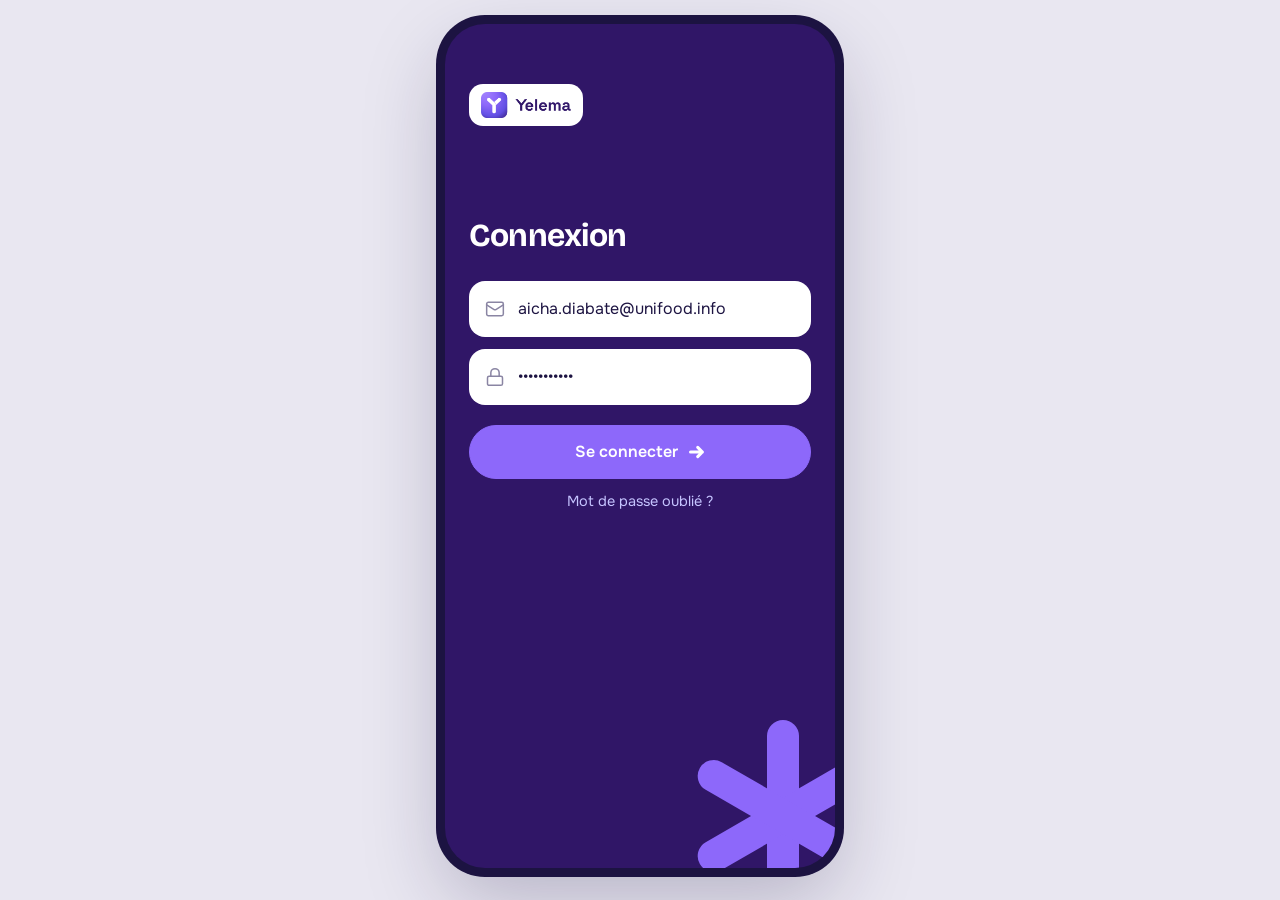
<file: index.html>
<!doctype html><html lang="fr"><head><meta charset="utf-8">
<meta name="viewport" content="width=device-width,initial-scale=1,viewport-fit=cover">
<meta name="robots" content="noindex"><meta name="theme-color" content="#301667">
<title>Connexion | Yelema</title>
<link rel="icon" href="img/yelema_y.svg">
<link rel="preconnect" href="https://fonts.googleapis.com"><link rel="preconnect" href="https://fonts.gstatic.com" crossorigin>
<link href="https://fonts.googleapis.com/css2?family=Bricolage+Grotesque:opsz,wght@12..96,600;12..96,700&family=Onest:wght@400;500;600;700&display=swap" rel="stylesheet">
<link rel="stylesheet" href="app.css"></head>
<body data-page="index"><div class="v-ph v-brand" id="v-ph">

<svg class="v-mot v-m-login" viewBox="0 0 100 100" fill="currentColor" aria-hidden="true"><rect x="42" y="2" width="16" height="96" rx="8"/><rect x="42" y="2" width="16" height="96" rx="8" transform="rotate(60 50 50)"/><rect x="42" y="2" width="16" height="96" rx="8" transform="rotate(120 50 50)"/></svg>
<form class="v-auth" id="v-login">
  <span class="v-logopill"><img class="v-logo" src="img/yelema_long.png" alt="Yelema"></span>
  <h1 class="v-h">Connexion</h1>
  <label class="v-fld"><svg class="v-ic" viewBox="0 0 24 24" aria-hidden="true"><rect width="20" height="16" x="2" y="4" rx="2" /><path d="m22 7-8.97 5.7a1.94 1.94 0 0 1-2.06 0L2 7" /></svg><input class="v-in" type="email" value="aicha.diabate@unifood.info" aria-label="Adresse email" autocomplete="email" required></label>
  <label class="v-fld"><svg class="v-ic" viewBox="0 0 24 24" aria-hidden="true"><rect width="18" height="11" x="3" y="11" rx="2" ry="2" /><path d="M7 11V7a5 5 0 0 1 10 0v4" /></svg><input class="v-in" type="password" value="demo-yelema" aria-label="Mot de passe" autocomplete="current-password" required></label>
  <button class="v-btn v-pri" type="submit">Se connecter<svg class="v-mot v-m-btn" viewBox="0 0 100 100" fill="currentColor" aria-hidden="true"><path d="M14 50H80M54 24l26 26-26 26" fill="none" stroke="currentColor" stroke-width="17" stroke-linecap="round" stroke-linejoin="round"/></svg></button>
  <a class="v-link" href="oubli.html">Mot de passe oublié ?</a>
</form><div class="v-toast" id="v-toast"></div></div><script src="app.js"></script></body></html>
</file>
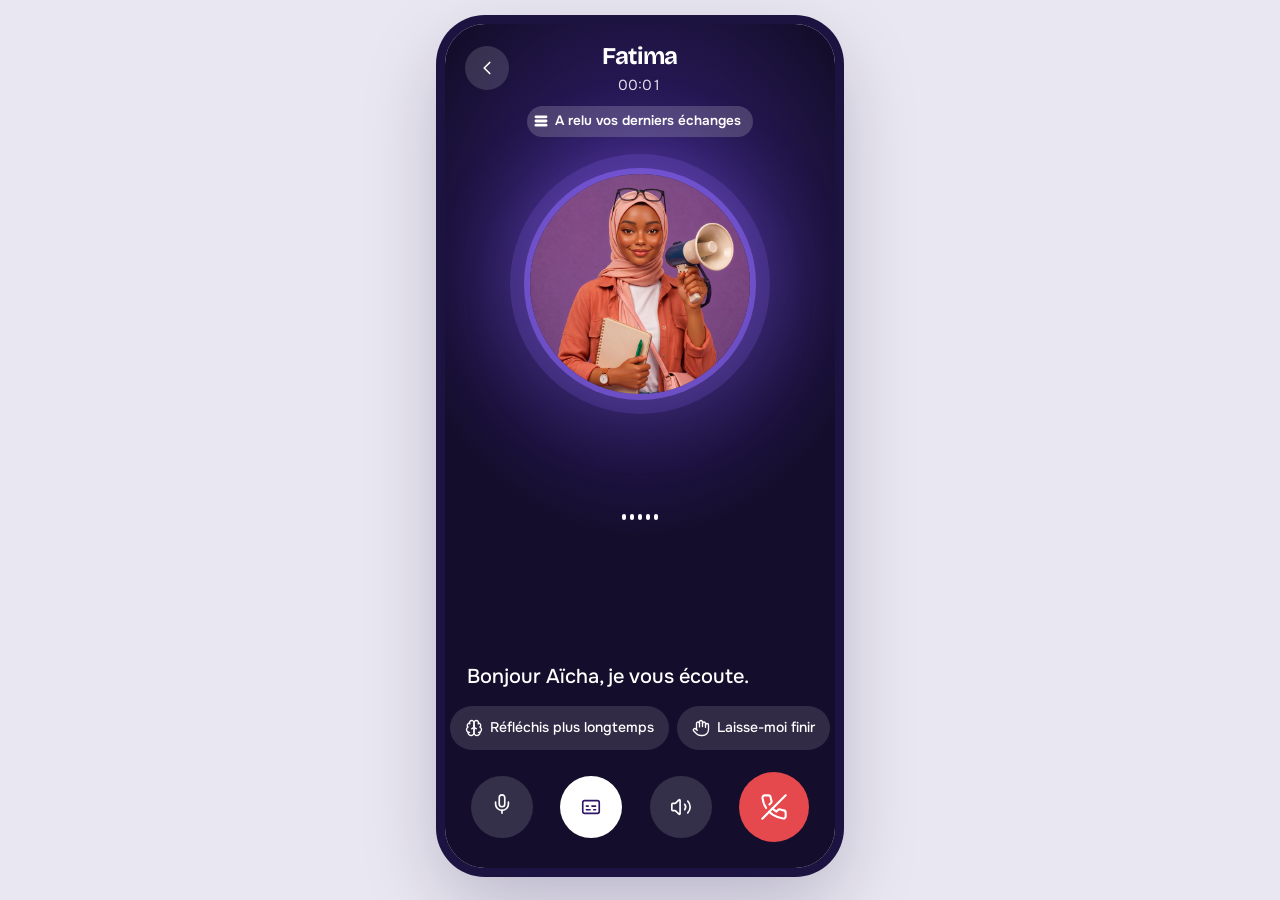
<file: appel.html>
<!doctype html><html lang="fr"><head><meta charset="utf-8">
<meta name="viewport" content="width=device-width,initial-scale=1,viewport-fit=cover">
<meta name="robots" content="noindex"><meta name="theme-color" content="#140e2c">
<title>Appel | Yelema</title>
<link rel="icon" href="img/yelema_y.svg">
<link rel="preconnect" href="https://fonts.googleapis.com"><link rel="preconnect" href="https://fonts.gstatic.com" crossorigin>
<link href="https://fonts.googleapis.com/css2?family=Bricolage+Grotesque:opsz,wght@12..96,600;12..96,700&family=Onest:wght@400;500;600;700&display=swap" rel="stylesheet">
<link rel="stylesheet" href="app.css"></head>
<body data-page="appel"><div class="v-ph v-dark" id="v-ph">

<div class="v-bg" id="v-bg" title="Toucher pour avancer la démo"><div class="v-think" id="v-think"></div></div>
<div class="v-callui">
  <div class="v-chead">
    <a class="v-ib" id="v-min" href="experts.html#encours" aria-label="Réduire"><svg class="v-ic" viewBox="0 0 24 24" aria-hidden="true"><path d="m15 18-6-6 6-6" /></svg></a>
    <div class="v-who"><h1 class="v-h" id="v-nom">Fatima</h1><span class="v-time" id="v-time">00:00</span></div>
    <span style="width:44px"></span>
  </div>
  <div class="v-ctx" id="v-ctx"><svg class="v-mot v-m-ctx" viewBox="0 0 100 100" fill="currentColor" aria-hidden="true"><rect x="4" y="10" width="92" height="20" rx="10"/><rect x="4" y="40" width="92" height="20" rx="10"/><rect x="4" y="70" width="92" height="20" rx="10"/></svg><span>A relu vos derniers échanges</span></div>
  <div class="v-spacer"></div>
  <div class="v-wave v-s-parle" id="v-wave" aria-live="polite"><i></i><i></i><i></i><i></i><i></i></div>
  <p class="v-thk" id="v-thk" hidden><span id="v-thk-n">Fatima</span> réfléchit</p>
  <p class="v-sub" id="v-sub"></p>
  <div class="v-tool" id="v-tool" hidden><svg class="v-ic" viewBox="0 0 24 24" aria-hidden="true"><circle cx="11" cy="11" r="8" /><path d="m21 21-4.3-4.3" /></svg><span id="v-tool-t"></span></div>
  <div class="v-task" id="v-task" hidden><span class="v-tic"><svg class="v-ic" viewBox="0 0 24 24" aria-hidden="true"><path d="M15 2H6a2 2 0 0 0-2 2v16a2 2 0 0 0 2 2h12a2 2 0 0 0 2-2V7Z" /><path d="M14 2v4a2 2 0 0 0 2 2h4" /><path d="M10 9H8" /><path d="M16 13H8" /><path d="M16 17H8" /></svg></span><div><b id="v-task-t"></b><small>En préparation</small></div>
    <span class="v-dest"><img src="img/telegram.svg" alt="Telegram"><img src="img/yelema_y.svg" alt="Plateforme Yelema"></span></div>
  <div class="v-xbtns">
    <button class="v-xb" id="v-long" type="button" aria-pressed="false"><svg class="v-ic" viewBox="0 0 24 24" aria-hidden="true"><path d="M12 5a3 3 0 1 0-5.997.125 4 4 0 0 0-2.526 5.77 4 4 0 0 0 .556 6.588A4 4 0 1 0 12 18Z" /><path d="M12 5a3 3 0 1 1 5.997.125 4 4 0 0 1 2.526 5.77 4 4 0 0 1-.556 6.588A4 4 0 1 1 12 18Z" /><path d="M15 13a4.5 4.5 0 0 1-3-4 4.5 4.5 0 0 1-3 4" /><path d="M17.599 6.5a3 3 0 0 0 .399-1.375" /><path d="M6.003 5.125A3 3 0 0 0 6.401 6.5" /><path d="M3.477 10.896a4 4 0 0 1 .585-.396" /><path d="M19.938 10.5a4 4 0 0 1 .585.396" /><path d="M6 18a4 4 0 0 1-1.967-.516" /><path d="M19.967 17.484A4 4 0 0 1 18 18" /></svg>Réfléchis plus longtemps</button>
    <button class="v-xb" id="v-finir" type="button" aria-pressed="false"><svg class="v-ic" viewBox="0 0 24 24" aria-hidden="true"><path d="M18 11V6a2 2 0 0 0-2-2a2 2 0 0 0-2 2" /><path d="M14 10V4a2 2 0 0 0-2-2a2 2 0 0 0-2 2v2" /><path d="M10 10.5V6a2 2 0 0 0-2-2a2 2 0 0 0-2 2v8" /><path d="M18 8a2 2 0 1 1 4 0v6a8 8 0 0 1-8 8h-2c-2.8 0-4.5-.86-5.99-2.34l-3.6-3.6a2 2 0 0 1 2.83-2.82L7 15" /></svg>Laisse-moi finir</button>
  </div>
  <div class="v-ctrl">
    <button class="v-cb" id="v-mic" type="button" aria-label="Couper le micro"><span class="v-m1"><svg class="v-ic" viewBox="0 0 24 24" aria-hidden="true"><path d="M12 2a3 3 0 0 0-3 3v7a3 3 0 0 0 6 0V5a3 3 0 0 0-3-3Z" /><path d="M19 10v2a7 7 0 0 1-14 0v-2" /><line x1="12" x2="12" y1="19" y2="22" /></svg></span><span class="v-m2" hidden><svg class="v-ic" viewBox="0 0 24 24" aria-hidden="true"><line x1="2" x2="22" y1="2" y2="22" /><path d="M18.89 13.23A7.12 7.12 0 0 0 19 12v-2" /><path d="M5 10v2a7 7 0 0 0 12 5" /><path d="M15 9.34V5a3 3 0 0 0-5.68-1.33" /><path d="M9 9v3a3 3 0 0 0 5.12 2.12" /><line x1="12" x2="12" y1="19" y2="22" /></svg></span></button>
    <button class="v-cb v-on" id="v-cc" type="button" aria-label="Sous-titres"><svg class="v-ic" viewBox="0 0 24 24" aria-hidden="true"><rect width="18" height="14" x="3" y="5" rx="2" ry="2" /><path d="M7 15h4M15 15h2M7 11h2M13 11h4" /></svg></button>
    <button class="v-cb" id="v-hp" type="button" aria-label="Haut-parleur"><svg class="v-ic" viewBox="0 0 24 24" aria-hidden="true"><path d="M11 4.702a.705.705 0 0 0-1.203-.498L6.413 7.587A1.4 1.4 0 0 1 5.416 8H3a1 1 0 0 0-1 1v6a1 1 0 0 0 1 1h2.416a1.4 1.4 0 0 1 .997.413l3.383 3.384A.705.705 0 0 0 11 19.298z" /><path d="M16 9a5 5 0 0 1 0 6" /><path d="M19.364 18.364a9 9 0 0 0 0-12.728" /></svg></button>
    <a class="v-cb v-end" id="v-end" href="fin.html" aria-label="Raccrocher"><svg class="v-ic" viewBox="0 0 24 24" aria-hidden="true"><path d="M10.68 13.31a16 16 0 0 0 3.41 2.6l1.27-1.27a2 2 0 0 1 2.11-.45 12.84 12.84 0 0 0 2.81.7 2 2 0 0 1 1.72 2v3a2 2 0 0 1-2.18 2 19.79 19.79 0 0 1-8.63-3.07 19.42 19.42 0 0 1-3.33-2.67m-2.67-3.34a19.79 19.79 0 0 1-3.07-8.63A2 2 0 0 1 4.11 2h3a2 2 0 0 1 2 1.72 12.84 12.84 0 0 0 .7 2.81 2 2 0 0 1-.45 2.11L8.09 9.91" /><line x1="22" x2="2" y1="2" y2="22" /></svg></a>
  </div>
</div>
<div class="v-reco" id="v-reco" hidden><span class="v-spin"></span><b>Reconnexion…</b></div>
<div class="v-fail" id="v-fail" hidden>
  <h2 class="v-h" id="v-fail-h">Fatima injoignable</h2>
  <p>Réseau trop faible</p>
  <button class="v-btn v-call" type="button" id="v-retry"><svg class="v-ic" viewBox="0 0 24 24" aria-hidden="true"><path d="M3 12a9 9 0 0 1 9-9 9.75 9.75 0 0 1 6.74 2.74L21 8" /><path d="M21 3v5h-5" /><path d="M21 12a9 9 0 0 1-9 9 9.75 9.75 0 0 1-6.74-2.74L3 16" /><path d="M8 16H3v5" /></svg>Réessayer</button>
  <button class="v-btn v-sec" type="button" id="v-write"><img src="img/telegram.svg" alt="Telegram"><span id="v-write-t">Écrire sur Telegram</span></button>
  <a class="v-btn v-sec" href="experts.html">Fermer</a>
</div><div class="v-toast" id="v-toast"></div></div><script src="app.js"></script></body></html>
</file>
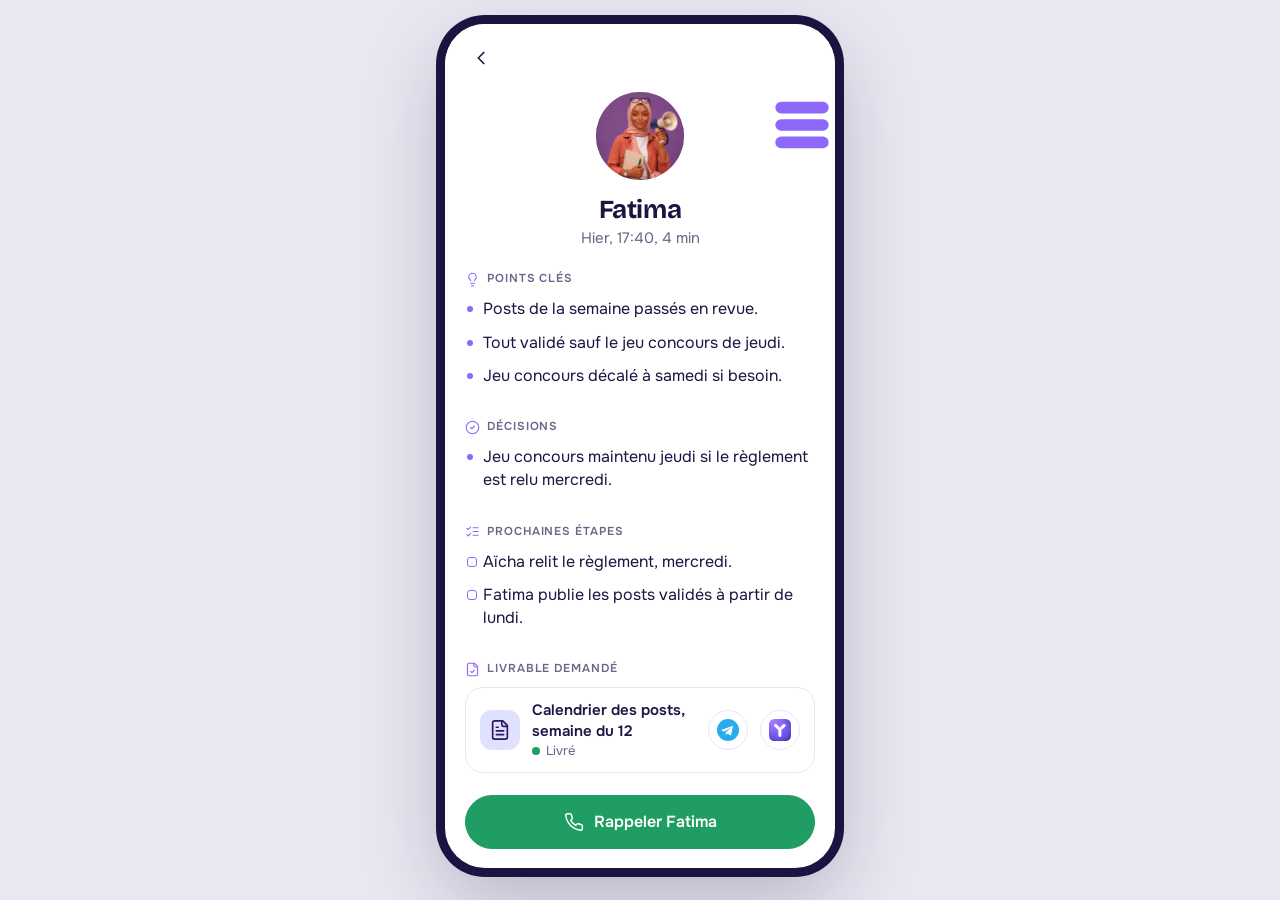
<file: detail.html>
<!doctype html><html lang="fr"><head><meta charset="utf-8">
<meta name="viewport" content="width=device-width,initial-scale=1,viewport-fit=cover">
<meta name="robots" content="noindex"><meta name="theme-color" content="#ffffff">
<title>Appel | Yelema</title>
<link rel="icon" href="img/yelema_y.svg">
<link rel="preconnect" href="https://fonts.googleapis.com"><link rel="preconnect" href="https://fonts.gstatic.com" crossorigin>
<link href="https://fonts.googleapis.com/css2?family=Bricolage+Grotesque:opsz,wght@12..96,600;12..96,700&family=Onest:wght@400;500;600;700&display=swap" rel="stylesheet">
<link rel="stylesheet" href="app.css"></head>
<body data-page="detail"><div class="v-ph" id="v-ph">

<div class="v-top" style="border:0"><a class="v-ib v-nb" href="historique.html" aria-label="Retour"><svg class="v-ic" viewBox="0 0 24 24" aria-hidden="true"><path d="m15 18-6-6 6-6" /></svg></a></div>
<div class="v-scroll">
  <svg class="v-mot v-m-fin" viewBox="0 0 100 100" fill="currentColor" aria-hidden="true"><rect x="4" y="10" width="92" height="20" rx="10"/><rect x="4" y="40" width="92" height="20" rx="10"/><rect x="4" y="70" width="92" height="20" rx="10"/></svg>
  <div class="v-endh" style="padding-top:0"><img id="v-av" src="img/fatima.jpg" alt=""><h1 class="v-h" id="v-n">Fatima</h1><small id="v-d"></small></div>
  <div class="v-blk"><h2><svg class="v-ic" viewBox="0 0 24 24" aria-hidden="true"><path d="M15 14c.2-1 .7-1.7 1.5-2.5 1-.9 1.5-2.2 1.5-3.5A6 6 0 0 0 6 8c0 1 .2 2.2 1.5 3.5.7.7 1.3 1.5 1.5 2.5" /><path d="M9 18h6" /><path d="M10 22h4" /></svg>Points clés</h2><ul id="v-res"><li></li><li></li><li></li></ul></div>
  <div class="v-blk"><h2><svg class="v-ic" viewBox="0 0 24 24" aria-hidden="true"><circle cx="12" cy="12" r="10" /><path d="m9 12 2 2 4-4" /></svg>Décisions</h2><ul id="v-dec"><li></li></ul></div>
  <div class="v-blk"><h2><svg class="v-ic" viewBox="0 0 24 24" aria-hidden="true"><path d="m3 17 2 2 4-4" /><path d="m3 7 2 2 4-4" /><path d="M13 6h8" /><path d="M13 12h8" /><path d="M13 18h8" /></svg>Prochaines étapes</h2><ul id="v-next" class="v-chk"><li></li><li></li></ul></div>
  <div class="v-blk" id="v-tkb"><h2><svg class="v-ic" viewBox="0 0 24 24" aria-hidden="true"><path d="M15 2H6a2 2 0 0 0-2 2v16a2 2 0 0 0 2 2h12a2 2 0 0 0 2-2V7Z" /><path d="M14 2v4a2 2 0 0 0 2 2h4" /><path d="m9 15 2 2 4-4" /></svg>Livrable demandé</h2>
    <div class="v-row"><span class="v-tic"><svg class="v-ic" viewBox="0 0 24 24" aria-hidden="true"><path d="M15 2H6a2 2 0 0 0-2 2v16a2 2 0 0 0 2 2h12a2 2 0 0 0 2-2V7Z" /><path d="M14 2v4a2 2 0 0 0 2 2h4" /><path d="M10 9H8" /><path d="M16 13H8" /><path d="M16 17H8" /></svg></span><div><b id="v-tk"></b><small id="v-tks"><i class="v-ok"></i>Livré</small></div>
      <button class="v-ib" type="button" data-open="tg" aria-label="Ouvrir dans Telegram"><img src="img/telegram.svg" alt="Telegram"></button>
      <button class="v-ib" type="button" data-open="web" aria-label="Ouvrir sur la plateforme"><img src="img/yelema_y.svg" alt="Plateforme Yelema"></button></div></div>
  <div class="v-acts"><a class="v-btn v-call" id="v-recall" href="appel.html?e=fatima"><svg class="v-ic" viewBox="0 0 24 24" aria-hidden="true"><path d="M22 16.92v3a2 2 0 0 1-2.18 2 19.79 19.79 0 0 1-8.63-3.07 19.5 19.5 0 0 1-6-6 19.79 19.79 0 0 1-3.07-8.67A2 2 0 0 1 4.11 2h3a2 2 0 0 1 2 1.72 12.84 12.84 0 0 0 .7 2.81 2 2 0 0 1-.45 2.11L8.09 9.91a16 16 0 0 0 6 6l1.27-1.27a2 2 0 0 1 2.11-.45 12.84 12.84 0 0 0 2.81.7A2 2 0 0 1 22 16.92z" /></svg><span>Rappeler</span></a></div>
</div><div class="v-toast" id="v-toast"></div></div><script src="app.js"></script></body></html>
</file>
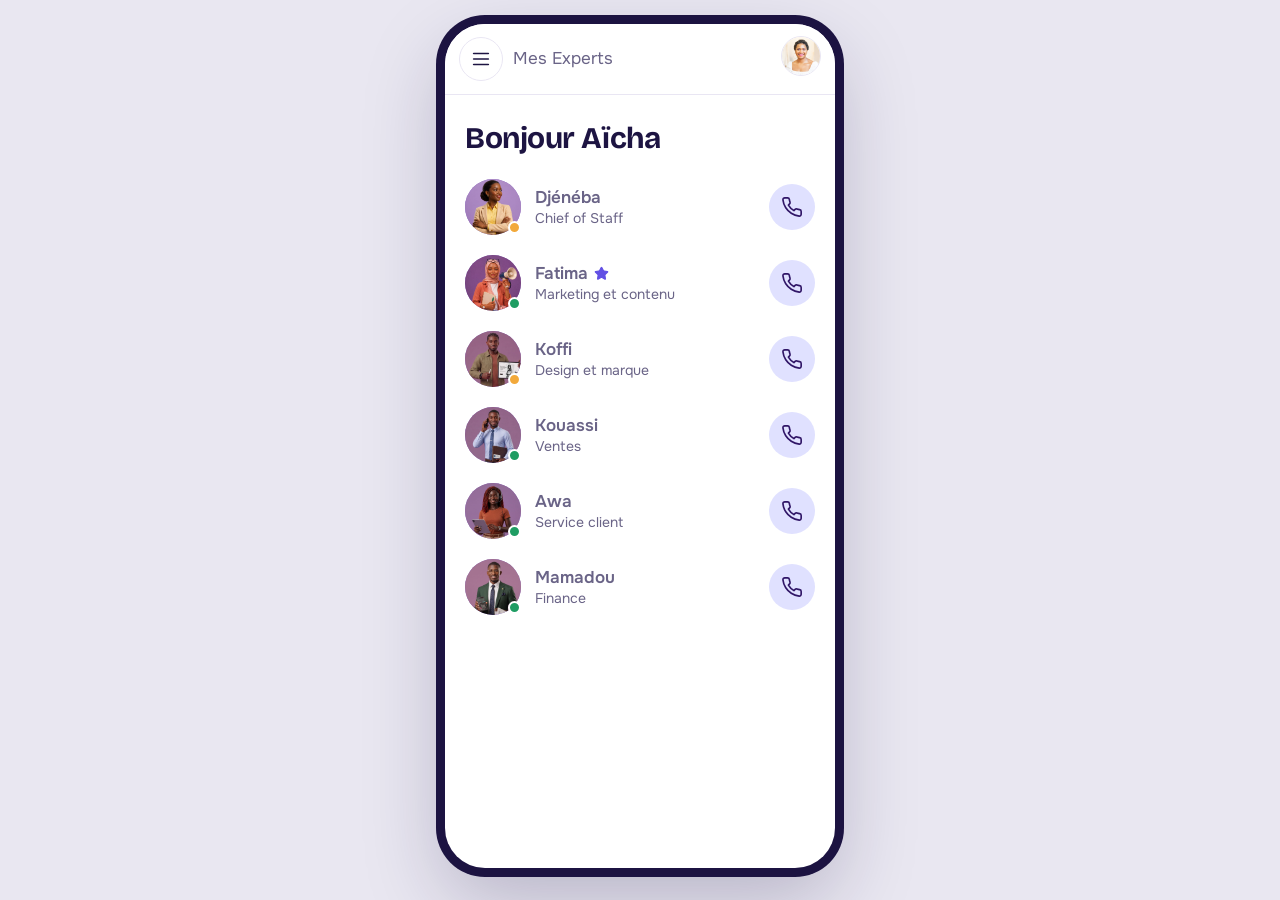
<file: experts.html>
<!doctype html><html lang="fr"><head><meta charset="utf-8">
<meta name="viewport" content="width=device-width,initial-scale=1,viewport-fit=cover">
<meta name="robots" content="noindex"><meta name="theme-color" content="#ffffff">
<title>Mes Experts | Yelema</title>
<link rel="icon" href="img/yelema_y.svg">
<link rel="preconnect" href="https://fonts.googleapis.com"><link rel="preconnect" href="https://fonts.gstatic.com" crossorigin>
<link href="https://fonts.googleapis.com/css2?family=Bricolage+Grotesque:opsz,wght@12..96,600;12..96,700&family=Onest:wght@400;500;600;700&display=swap" rel="stylesheet">
<link rel="stylesheet" href="app.css"></head>
<body data-page="experts"><div class="v-ph" id="v-ph">
<header class="v-top"><button class="v-ib" type="button" data-menu aria-label="Menu"><svg class="v-ic" viewBox="0 0 24 24" aria-hidden="true"><line x1="4" x2="20" y1="12" y2="12" /><line x1="4" x2="20" y1="6" y2="6" /><line x1="4" x2="20" y1="18" y2="18" /></svg></button>
<span class="v-ttl">Mes Experts</span><a href="reglages.html" aria-label="Mon compte"><img class="v-me" src="img/aicha.jpg" alt=""></a></header><div class="v-drawer-bg" data-close></div>
<aside class="v-drawer" aria-label="Menu">
  <div class="v-ws"><img src="img/unifood.png" alt=""><div><b>Unifood</b><small>Espace de travail</small></div></div>
  <nav class="v-nav"><a href="experts.html" class="v-on"><svg class="v-ic" viewBox="0 0 24 24" aria-hidden="true"><path d="M16 21v-2a4 4 0 0 0-4-4H6a4 4 0 0 0-4 4v2" /><circle cx="9" cy="7" r="4" /><path d="M22 21v-2a4 4 0 0 0-3-3.87" /><path d="M16 3.13a4 4 0 0 1 0 7.75" /></svg>Mes Experts</a><a href="historique.html"><svg class="v-ic" viewBox="0 0 24 24" aria-hidden="true"><path d="M3 12a9 9 0 1 0 9-9 9.75 9.75 0 0 0-6.74 2.74L3 8" /><path d="M3 3v5h5" /><path d="M12 7v5l4 2" /></svg>Appels</a></nav>
  <div class="v-sect">Mon équipe</div>
  <div class="v-team"><a href="#" data-call="djeneba"><img src="img/djeneba.jpg" alt=""><div><b>Djénéba</b><small>Chief of Staff</small></div><svg class="v-ic" viewBox="0 0 24 24" aria-hidden="true"><path d="M22 16.92v3a2 2 0 0 1-2.18 2 19.79 19.79 0 0 1-8.63-3.07 19.5 19.5 0 0 1-6-6 19.79 19.79 0 0 1-3.07-8.67A2 2 0 0 1 4.11 2h3a2 2 0 0 1 2 1.72 12.84 12.84 0 0 0 .7 2.81 2 2 0 0 1-.45 2.11L8.09 9.91a16 16 0 0 0 6 6l1.27-1.27a2 2 0 0 1 2.11-.45 12.84 12.84 0 0 0 2.81.7A2 2 0 0 1 22 16.92z" /></svg></a><a href="#" data-call="fatima"><img src="img/fatima.jpg" alt=""><div><b>Fatima</b><small>Marketing et contenu</small></div><svg class="v-ic" viewBox="0 0 24 24" aria-hidden="true"><path d="M22 16.92v3a2 2 0 0 1-2.18 2 19.79 19.79 0 0 1-8.63-3.07 19.5 19.5 0 0 1-6-6 19.79 19.79 0 0 1-3.07-8.67A2 2 0 0 1 4.11 2h3a2 2 0 0 1 2 1.72 12.84 12.84 0 0 0 .7 2.81 2 2 0 0 1-.45 2.11L8.09 9.91a16 16 0 0 0 6 6l1.27-1.27a2 2 0 0 1 2.11-.45 12.84 12.84 0 0 0 2.81.7A2 2 0 0 1 22 16.92z" /></svg></a><a href="#" data-call="koffi"><img src="img/koffi.jpg" alt=""><div><b>Koffi</b><small>Design et marque</small></div><svg class="v-ic" viewBox="0 0 24 24" aria-hidden="true"><path d="M22 16.92v3a2 2 0 0 1-2.18 2 19.79 19.79 0 0 1-8.63-3.07 19.5 19.5 0 0 1-6-6 19.79 19.79 0 0 1-3.07-8.67A2 2 0 0 1 4.11 2h3a2 2 0 0 1 2 1.72 12.84 12.84 0 0 0 .7 2.81 2 2 0 0 1-.45 2.11L8.09 9.91a16 16 0 0 0 6 6l1.27-1.27a2 2 0 0 1 2.11-.45 12.84 12.84 0 0 0 2.81.7A2 2 0 0 1 22 16.92z" /></svg></a><a href="#" data-call="kouassi"><img src="img/kouassi.jpg" alt=""><div><b>Kouassi</b><small>Ventes</small></div><svg class="v-ic" viewBox="0 0 24 24" aria-hidden="true"><path d="M22 16.92v3a2 2 0 0 1-2.18 2 19.79 19.79 0 0 1-8.63-3.07 19.5 19.5 0 0 1-6-6 19.79 19.79 0 0 1-3.07-8.67A2 2 0 0 1 4.11 2h3a2 2 0 0 1 2 1.72 12.84 12.84 0 0 0 .7 2.81 2 2 0 0 1-.45 2.11L8.09 9.91a16 16 0 0 0 6 6l1.27-1.27a2 2 0 0 1 2.11-.45 12.84 12.84 0 0 0 2.81.7A2 2 0 0 1 22 16.92z" /></svg></a><a href="#" data-call="awa"><img src="img/awa.jpg" alt=""><div><b>Awa</b><small>Service client</small></div><svg class="v-ic" viewBox="0 0 24 24" aria-hidden="true"><path d="M22 16.92v3a2 2 0 0 1-2.18 2 19.79 19.79 0 0 1-8.63-3.07 19.5 19.5 0 0 1-6-6 19.79 19.79 0 0 1-3.07-8.67A2 2 0 0 1 4.11 2h3a2 2 0 0 1 2 1.72 12.84 12.84 0 0 0 .7 2.81 2 2 0 0 1-.45 2.11L8.09 9.91a16 16 0 0 0 6 6l1.27-1.27a2 2 0 0 1 2.11-.45 12.84 12.84 0 0 0 2.81.7A2 2 0 0 1 22 16.92z" /></svg></a><a href="#" data-call="mamadou"><img src="img/mamadou.jpg" alt=""><div><b>Mamadou</b><small>Finance</small></div><svg class="v-ic" viewBox="0 0 24 24" aria-hidden="true"><path d="M22 16.92v3a2 2 0 0 1-2.18 2 19.79 19.79 0 0 1-8.63-3.07 19.5 19.5 0 0 1-6-6 19.79 19.79 0 0 1-3.07-8.67A2 2 0 0 1 4.11 2h3a2 2 0 0 1 2 1.72 12.84 12.84 0 0 0 .7 2.81 2 2 0 0 1-.45 2.11L8.09 9.91a16 16 0 0 0 6 6l1.27-1.27a2 2 0 0 1 2.11-.45 12.84 12.84 0 0 0 2.81.7A2 2 0 0 1 22 16.92z" /></svg></a></div>
  <div class="v-sfoot">
    <nav class="v-nav"><a href="reglages.html"><svg class="v-ic" viewBox="0 0 24 24" aria-hidden="true"><path d="M12.22 2h-.44a2 2 0 0 0-2 2v.18a2 2 0 0 1-1 1.73l-.43.25a2 2 0 0 1-2 0l-.15-.08a2 2 0 0 0-2.73.73l-.22.38a2 2 0 0 0 .73 2.73l.15.1a2 2 0 0 1 1 1.72v.51a2 2 0 0 1-1 1.74l-.15.09a2 2 0 0 0-.73 2.73l.22.38a2 2 0 0 0 2.73.73l.15-.08a2 2 0 0 1 2 0l.43.25a2 2 0 0 1 1 1.73V20a2 2 0 0 0 2 2h.44a2 2 0 0 0 2-2v-.18a2 2 0 0 1 1-1.73l.43-.25a2 2 0 0 1 2 0l.15.08a2 2 0 0 0 2.73-.73l.22-.39a2 2 0 0 0-.73-2.73l-.15-.08a2 2 0 0 1-1-1.74v-.5a2 2 0 0 1 1-1.74l.15-.09a2 2 0 0 0 .73-2.73l-.22-.38a2 2 0 0 0-2.73-.73l-.15.08a2 2 0 0 1-2 0l-.43-.25a2 2 0 0 1-1-1.73V4a2 2 0 0 0-2-2z" /><circle cx="12" cy="12" r="3" /></svg>Réglages</a></nav>
    <div class="v-me2"><img src="img/aicha.jpg" alt=""><div><b>Aïcha Diabaté</b><small>aicha.diabate@unifood.info</small></div></div>
    <div class="v-pow">Powered by <img src="img/yelema_long.png" alt="Yelema"></div>
  </div>
</aside>
<div class="v-live" id="v-live" hidden><img src="img/fatima.jpg" alt=""><span>Fatima</span><b id="v-live-t">03:12</b>
  <a class="v-ib" href="appel.html?e=fatima#ecoute" aria-label="Revenir à l’appel"><svg class="v-ic" viewBox="0 0 24 24" aria-hidden="true"><path d="M22 16.92v3a2 2 0 0 1-2.18 2 19.79 19.79 0 0 1-8.63-3.07 19.5 19.5 0 0 1-6-6 19.79 19.79 0 0 1-3.07-8.67A2 2 0 0 1 4.11 2h3a2 2 0 0 1 2 1.72 12.84 12.84 0 0 0 .7 2.81 2 2 0 0 1-.45 2.11L8.09 9.91a16 16 0 0 0 6 6l1.27-1.27a2 2 0 0 1 2.11-.45 12.84 12.84 0 0 0 2.81.7A2 2 0 0 1 22 16.92z" /></svg></a></div>
<div class="v-net" id="v-net" hidden><svg class="v-ic" viewBox="0 0 24 24" aria-hidden="true"><path d="M12 20h.01" /><path d="M8.5 16.429a5 5 0 0 1 7 0" /><path d="M5 12.859a10 10 0 0 1 5.17-2.69" /><path d="M19 12.859a10 10 0 0 0-2.007-1.523" /><path d="M2 8.82a15 15 0 0 1 4.177-2.643" /><path d="M22 8.82a15 15 0 0 0-11.288-3.764" /><path d="m2 2 20 20" /></svg>Réseau faible</div>
<div class="v-scroll">
  <div class="v-hello"><h1 class="v-h">Bonjour Aïcha</h1></div>
  <label class="v-search" id="v-search" hidden><svg class="v-ic" viewBox="0 0 24 24" aria-hidden="true"><circle cx="11" cy="11" r="8" /><path d="m21 21-4.3-4.3" /></svg><input type="search" placeholder="Rechercher un Expert" aria-label="Rechercher un Expert"></label>
  <div class="v-ex" data-call="djeneba" role="button" tabindex="0" aria-label="Appeler Djénéba">
  <span class="v-av2"><img src="img/djeneba.jpg" alt=""><i class="v-busy"></i></span>
  <span class="v-txt"><b>Djénéba</b><span>Chief of Staff</span></span><span class="v-go"><svg class="v-ic" viewBox="0 0 24 24" aria-hidden="true"><path d="M22 16.92v3a2 2 0 0 1-2.18 2 19.79 19.79 0 0 1-8.63-3.07 19.5 19.5 0 0 1-6-6 19.79 19.79 0 0 1-3.07-8.67A2 2 0 0 1 4.11 2h3a2 2 0 0 1 2 1.72 12.84 12.84 0 0 0 .7 2.81 2 2 0 0 1-.45 2.11L8.09 9.91a16 16 0 0 0 6 6l1.27-1.27a2 2 0 0 1 2.11-.45 12.84 12.84 0 0 0 2.81.7A2 2 0 0 1 22 16.92z" /></svg></span></div><div class="v-ex" data-call="fatima" role="button" tabindex="0" aria-label="Appeler Fatima">
  <span class="v-av2"><img src="img/fatima.jpg" alt=""><i class=""></i></span>
  <span class="v-txt"><b>Fatima<i class="v-st"><svg class="v-ic" viewBox="0 0 24 24" aria-hidden="true"><path d="M11.525 2.295a.53.53 0 0 1 .95 0l2.31 4.679a2.123 2.123 0 0 0 1.595 1.16l5.166.756a.53.53 0 0 1 .294.904l-3.736 3.638a2.123 2.123 0 0 0-.611 1.878l.882 5.14a.53.53 0 0 1-.771.56l-4.618-2.428a2.122 2.122 0 0 0-1.973 0L6.396 21.01a.53.53 0 0 1-.77-.56l.881-5.139a2.122 2.122 0 0 0-.611-1.879L2.16 9.795a.53.53 0 0 1 .294-.906l5.165-.755a2.122 2.122 0 0 0 1.597-1.16z" /></svg></i></b><span>Marketing et contenu</span></span><span class="v-go"><svg class="v-ic" viewBox="0 0 24 24" aria-hidden="true"><path d="M22 16.92v3a2 2 0 0 1-2.18 2 19.79 19.79 0 0 1-8.63-3.07 19.5 19.5 0 0 1-6-6 19.79 19.79 0 0 1-3.07-8.67A2 2 0 0 1 4.11 2h3a2 2 0 0 1 2 1.72 12.84 12.84 0 0 0 .7 2.81 2 2 0 0 1-.45 2.11L8.09 9.91a16 16 0 0 0 6 6l1.27-1.27a2 2 0 0 1 2.11-.45 12.84 12.84 0 0 0 2.81.7A2 2 0 0 1 22 16.92z" /></svg></span></div><div class="v-ex" data-call="koffi" role="button" tabindex="0" aria-label="Appeler Koffi">
  <span class="v-av2"><img src="img/koffi.jpg" alt=""><i class="v-busy"></i></span>
  <span class="v-txt"><b>Koffi</b><span>Design et marque</span></span><span class="v-go"><svg class="v-ic" viewBox="0 0 24 24" aria-hidden="true"><path d="M22 16.92v3a2 2 0 0 1-2.18 2 19.79 19.79 0 0 1-8.63-3.07 19.5 19.5 0 0 1-6-6 19.79 19.79 0 0 1-3.07-8.67A2 2 0 0 1 4.11 2h3a2 2 0 0 1 2 1.72 12.84 12.84 0 0 0 .7 2.81 2 2 0 0 1-.45 2.11L8.09 9.91a16 16 0 0 0 6 6l1.27-1.27a2 2 0 0 1 2.11-.45 12.84 12.84 0 0 0 2.81.7A2 2 0 0 1 22 16.92z" /></svg></span></div><div class="v-ex" data-call="kouassi" role="button" tabindex="0" aria-label="Appeler Kouassi">
  <span class="v-av2"><img src="img/kouassi.jpg" alt=""><i class=""></i></span>
  <span class="v-txt"><b>Kouassi</b><span>Ventes</span></span><span class="v-go"><svg class="v-ic" viewBox="0 0 24 24" aria-hidden="true"><path d="M22 16.92v3a2 2 0 0 1-2.18 2 19.79 19.79 0 0 1-8.63-3.07 19.5 19.5 0 0 1-6-6 19.79 19.79 0 0 1-3.07-8.67A2 2 0 0 1 4.11 2h3a2 2 0 0 1 2 1.72 12.84 12.84 0 0 0 .7 2.81 2 2 0 0 1-.45 2.11L8.09 9.91a16 16 0 0 0 6 6l1.27-1.27a2 2 0 0 1 2.11-.45 12.84 12.84 0 0 0 2.81.7A2 2 0 0 1 22 16.92z" /></svg></span></div><div class="v-ex" data-call="awa" role="button" tabindex="0" aria-label="Appeler Awa">
  <span class="v-av2"><img src="img/awa.jpg" alt=""><i class=""></i></span>
  <span class="v-txt"><b>Awa</b><span>Service client</span></span><span class="v-go"><svg class="v-ic" viewBox="0 0 24 24" aria-hidden="true"><path d="M22 16.92v3a2 2 0 0 1-2.18 2 19.79 19.79 0 0 1-8.63-3.07 19.5 19.5 0 0 1-6-6 19.79 19.79 0 0 1-3.07-8.67A2 2 0 0 1 4.11 2h3a2 2 0 0 1 2 1.72 12.84 12.84 0 0 0 .7 2.81 2 2 0 0 1-.45 2.11L8.09 9.91a16 16 0 0 0 6 6l1.27-1.27a2 2 0 0 1 2.11-.45 12.84 12.84 0 0 0 2.81.7A2 2 0 0 1 22 16.92z" /></svg></span></div><div class="v-ex" data-call="mamadou" role="button" tabindex="0" aria-label="Appeler Mamadou">
  <span class="v-av2"><img src="img/mamadou.jpg" alt=""><i class=""></i></span>
  <span class="v-txt"><b>Mamadou</b><span>Finance</span></span><span class="v-go"><svg class="v-ic" viewBox="0 0 24 24" aria-hidden="true"><path d="M22 16.92v3a2 2 0 0 1-2.18 2 19.79 19.79 0 0 1-8.63-3.07 19.5 19.5 0 0 1-6-6 19.79 19.79 0 0 1-3.07-8.67A2 2 0 0 1 4.11 2h3a2 2 0 0 1 2 1.72 12.84 12.84 0 0 0 .7 2.81 2 2 0 0 1-.45 2.11L8.09 9.91a16 16 0 0 0 6 6l1.27-1.27a2 2 0 0 1 2.11-.45 12.84 12.84 0 0 0 2.81.7A2 2 0 0 1 22 16.92z" /></svg></span></div><div class="v-ex v-more" hidden data-call="adjoua" role="button" tabindex="0" aria-label="Appeler Adjoua">
  <span class="v-av2"><img src="img/adjoua.jpg" alt="" loading="lazy"><i></i></span>
  <span class="v-txt"><b>Adjoua</b><span>Recrutement</span></span><span class="v-go"><svg class="v-ic" viewBox="0 0 24 24" aria-hidden="true"><path d="M22 16.92v3a2 2 0 0 1-2.18 2 19.79 19.79 0 0 1-8.63-3.07 19.5 19.5 0 0 1-6-6 19.79 19.79 0 0 1-3.07-8.67A2 2 0 0 1 4.11 2h3a2 2 0 0 1 2 1.72 12.84 12.84 0 0 0 .7 2.81 2 2 0 0 1-.45 2.11L8.09 9.91a16 16 0 0 0 6 6l1.27-1.27a2 2 0 0 1 2.11-.45 12.84 12.84 0 0 0 2.81.7A2 2 0 0 1 22 16.92z" /></svg></span></div><div class="v-ex v-more" hidden data-call="alioune" role="button" tabindex="0" aria-label="Appeler Alioune">
  <span class="v-av2"><img src="img/alioune.jpg" alt="" loading="lazy"><i></i></span>
  <span class="v-txt"><b>Alioune</b><span>Investissement</span></span><span class="v-go"><svg class="v-ic" viewBox="0 0 24 24" aria-hidden="true"><path d="M22 16.92v3a2 2 0 0 1-2.18 2 19.79 19.79 0 0 1-8.63-3.07 19.5 19.5 0 0 1-6-6 19.79 19.79 0 0 1-3.07-8.67A2 2 0 0 1 4.11 2h3a2 2 0 0 1 2 1.72 12.84 12.84 0 0 0 .7 2.81 2 2 0 0 1-.45 2.11L8.09 9.91a16 16 0 0 0 6 6l1.27-1.27a2 2 0 0 1 2.11-.45 12.84 12.84 0 0 0 2.81.7A2 2 0 0 1 22 16.92z" /></svg></span></div><div class="v-ex v-more" hidden data-call="fatou" role="button" tabindex="0" aria-label="Appeler Fatou">
  <span class="v-av2"><img src="img/fatou.jpg" alt="" loading="lazy"><i></i></span>
  <span class="v-txt"><b>Fatou</b><span>RH et paie</span></span><span class="v-go"><svg class="v-ic" viewBox="0 0 24 24" aria-hidden="true"><path d="M22 16.92v3a2 2 0 0 1-2.18 2 19.79 19.79 0 0 1-8.63-3.07 19.5 19.5 0 0 1-6-6 19.79 19.79 0 0 1-3.07-8.67A2 2 0 0 1 4.11 2h3a2 2 0 0 1 2 1.72 12.84 12.84 0 0 0 .7 2.81 2 2 0 0 1-.45 2.11L8.09 9.91a16 16 0 0 0 6 6l1.27-1.27a2 2 0 0 1 2.11-.45 12.84 12.84 0 0 0 2.81.7A2 2 0 0 1 22 16.92z" /></svg></span></div><div class="v-ex v-more" hidden data-call="ibrahim" role="button" tabindex="0" aria-label="Appeler Ibrahim">
  <span class="v-av2"><img src="img/ibrahim.jpg" alt="" loading="lazy"><i></i></span>
  <span class="v-txt"><b>Ibrahim</b><span>Juridique et conformité</span></span><span class="v-go"><svg class="v-ic" viewBox="0 0 24 24" aria-hidden="true"><path d="M22 16.92v3a2 2 0 0 1-2.18 2 19.79 19.79 0 0 1-8.63-3.07 19.5 19.5 0 0 1-6-6 19.79 19.79 0 0 1-3.07-8.67A2 2 0 0 1 4.11 2h3a2 2 0 0 1 2 1.72 12.84 12.84 0 0 0 .7 2.81 2 2 0 0 1-.45 2.11L8.09 9.91a16 16 0 0 0 6 6l1.27-1.27a2 2 0 0 1 2.11-.45 12.84 12.84 0 0 0 2.81.7A2 2 0 0 1 22 16.92z" /></svg></span></div><div class="v-ex v-more" hidden data-call="nadia" role="button" tabindex="0" aria-label="Appeler Nadia">
  <span class="v-av2"><img src="img/nadia.jpg" alt="" loading="lazy"><i></i></span>
  <span class="v-txt"><b>Nadia</b><span>Data et analyses</span></span><span class="v-go"><svg class="v-ic" viewBox="0 0 24 24" aria-hidden="true"><path d="M22 16.92v3a2 2 0 0 1-2.18 2 19.79 19.79 0 0 1-8.63-3.07 19.5 19.5 0 0 1-6-6 19.79 19.79 0 0 1-3.07-8.67A2 2 0 0 1 4.11 2h3a2 2 0 0 1 2 1.72 12.84 12.84 0 0 0 .7 2.81 2 2 0 0 1-.45 2.11L8.09 9.91a16 16 0 0 0 6 6l1.27-1.27a2 2 0 0 1 2.11-.45 12.84 12.84 0 0 0 2.81.7A2 2 0 0 1 22 16.92z" /></svg></span></div><div class="v-ex v-more" hidden data-call="salif" role="button" tabindex="0" aria-label="Appeler Salif">
  <span class="v-av2"><img src="img/salif.jpg" alt="" loading="lazy"><i></i></span>
  <span class="v-txt"><b>Salif</b><span>Opérations et logistique</span></span><span class="v-go"><svg class="v-ic" viewBox="0 0 24 24" aria-hidden="true"><path d="M22 16.92v3a2 2 0 0 1-2.18 2 19.79 19.79 0 0 1-8.63-3.07 19.5 19.5 0 0 1-6-6 19.79 19.79 0 0 1-3.07-8.67A2 2 0 0 1 4.11 2h3a2 2 0 0 1 2 1.72 12.84 12.84 0 0 0 .7 2.81 2 2 0 0 1-.45 2.11L8.09 9.91a16 16 0 0 0 6 6l1.27-1.27a2 2 0 0 1 2.11-.45 12.84 12.84 0 0 0 2.81.7A2 2 0 0 1 22 16.92z" /></svg></span></div>
</div><div class="v-toast" id="v-toast"></div></div><script src="app.js"></script></body></html>
</file>
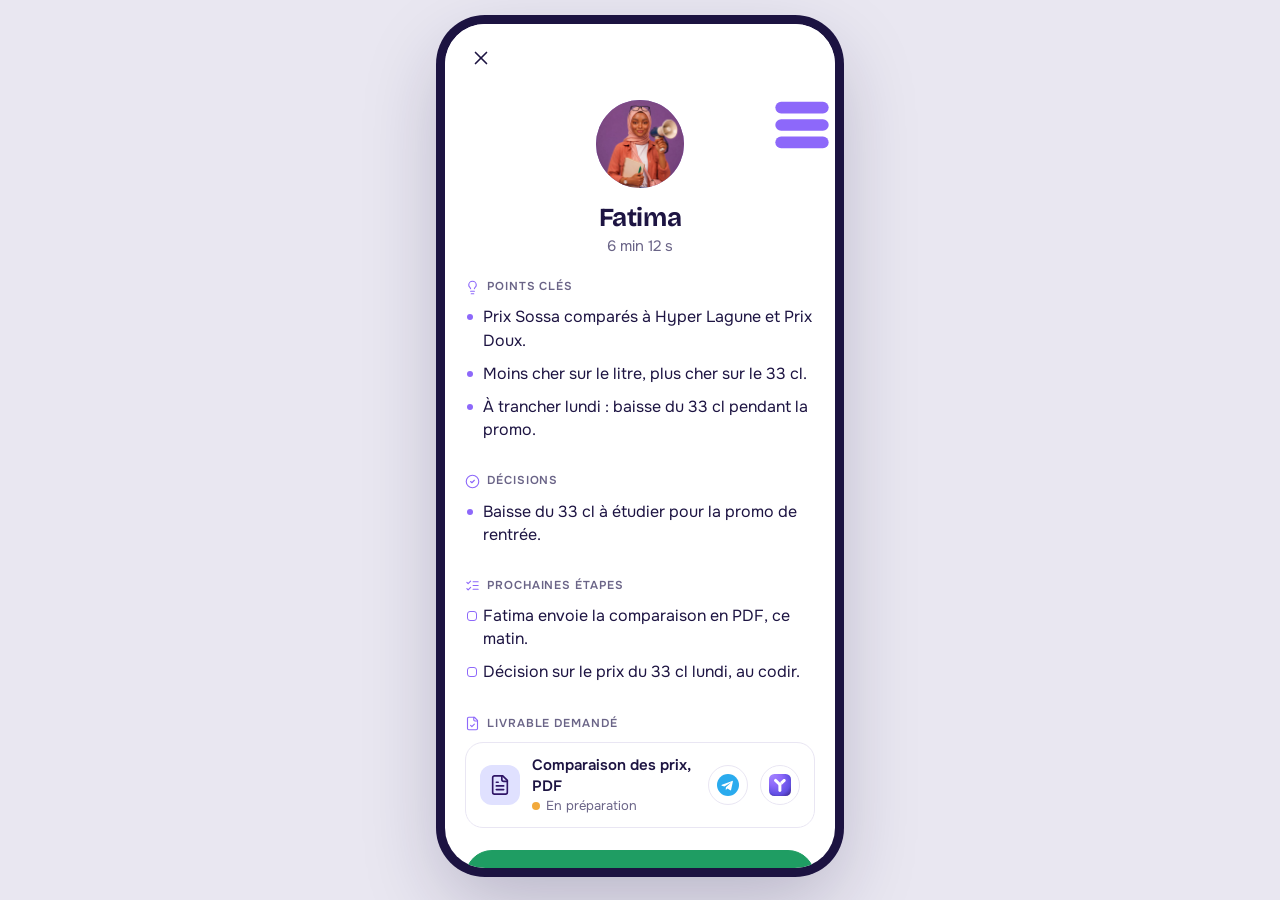
<file: fin.html>
<!doctype html><html lang="fr"><head><meta charset="utf-8">
<meta name="viewport" content="width=device-width,initial-scale=1,viewport-fit=cover">
<meta name="robots" content="noindex"><meta name="theme-color" content="#ffffff">
<title>Appel terminé | Yelema</title>
<link rel="icon" href="img/yelema_y.svg">
<link rel="preconnect" href="https://fonts.googleapis.com"><link rel="preconnect" href="https://fonts.gstatic.com" crossorigin>
<link href="https://fonts.googleapis.com/css2?family=Bricolage+Grotesque:opsz,wght@12..96,600;12..96,700&family=Onest:wght@400;500;600;700&display=swap" rel="stylesheet">
<link rel="stylesheet" href="app.css"></head>
<body data-page="fin"><div class="v-ph" id="v-ph">

<div class="v-top" style="border:0"><a class="v-ib v-nb" href="experts.html" aria-label="Fermer"><svg class="v-ic" viewBox="0 0 24 24" aria-hidden="true"><path d="M18 6 6 18" /><path d="m6 6 12 12" /></svg></a></div>
<div class="v-scroll">
  <svg class="v-mot v-m-fin" viewBox="0 0 100 100" fill="currentColor" aria-hidden="true"><rect x="4" y="10" width="92" height="20" rx="10"/><rect x="4" y="40" width="92" height="20" rx="10"/><rect x="4" y="70" width="92" height="20" rx="10"/></svg>
  <div class="v-endh"><img id="v-av" src="img/fatima.jpg" alt=""><h1 class="v-h" id="v-n">Fatima</h1><small id="v-d">6 min 12 s</small></div>
  <div class="v-blk"><h2><svg class="v-ic" viewBox="0 0 24 24" aria-hidden="true"><path d="M15 14c.2-1 .7-1.7 1.5-2.5 1-.9 1.5-2.2 1.5-3.5A6 6 0 0 0 6 8c0 1 .2 2.2 1.5 3.5.7.7 1.3 1.5 1.5 2.5" /><path d="M9 18h6" /><path d="M10 22h4" /></svg>Points clés</h2><ul id="v-res"><li></li><li></li><li></li></ul></div>
  <div class="v-blk"><h2><svg class="v-ic" viewBox="0 0 24 24" aria-hidden="true"><circle cx="12" cy="12" r="10" /><path d="m9 12 2 2 4-4" /></svg>Décisions</h2><ul id="v-dec"><li></li></ul></div>
  <div class="v-blk"><h2><svg class="v-ic" viewBox="0 0 24 24" aria-hidden="true"><path d="m3 17 2 2 4-4" /><path d="m3 7 2 2 4-4" /><path d="M13 6h8" /><path d="M13 12h8" /><path d="M13 18h8" /></svg>Prochaines étapes</h2><ul id="v-next" class="v-chk"><li></li><li></li></ul></div>
  <div class="v-blk"><h2><svg class="v-ic" viewBox="0 0 24 24" aria-hidden="true"><path d="M15 2H6a2 2 0 0 0-2 2v16a2 2 0 0 0 2 2h12a2 2 0 0 0 2-2V7Z" /><path d="M14 2v4a2 2 0 0 0 2 2h4" /><path d="m9 15 2 2 4-4" /></svg>Livrable demandé</h2>
    <div class="v-row"><span class="v-tic"><svg class="v-ic" viewBox="0 0 24 24" aria-hidden="true"><path d="M15 2H6a2 2 0 0 0-2 2v16a2 2 0 0 0 2 2h12a2 2 0 0 0 2-2V7Z" /><path d="M14 2v4a2 2 0 0 0 2 2h4" /><path d="M10 9H8" /><path d="M16 13H8" /><path d="M16 17H8" /></svg></span><div><b id="v-tk"></b><small><i></i>En préparation</small></div>
      <button class="v-ib" type="button" data-open="tg" aria-label="Ouvrir dans Telegram"><img src="img/telegram.svg" alt="Telegram"></button>
      <button class="v-ib" type="button" data-open="web" aria-label="Ouvrir sur la plateforme"><img src="img/yelema_y.svg" alt="Plateforme Yelema"></button></div></div>
  <div class="v-acts"><a class="v-btn v-call" id="v-recall" href="appel.html?e=fatima"><svg class="v-ic" viewBox="0 0 24 24" aria-hidden="true"><path d="M22 16.92v3a2 2 0 0 1-2.18 2 19.79 19.79 0 0 1-8.63-3.07 19.5 19.5 0 0 1-6-6 19.79 19.79 0 0 1-3.07-8.67A2 2 0 0 1 4.11 2h3a2 2 0 0 1 2 1.72 12.84 12.84 0 0 0 .7 2.81 2 2 0 0 1-.45 2.11L8.09 9.91a16 16 0 0 0 6 6l1.27-1.27a2 2 0 0 1 2.11-.45 12.84 12.84 0 0 0 2.81.7A2 2 0 0 1 22 16.92z" /></svg><span>Rappeler</span></a></div>
</div><div class="v-toast" id="v-toast"></div></div><script src="app.js"></script></body></html>
</file>
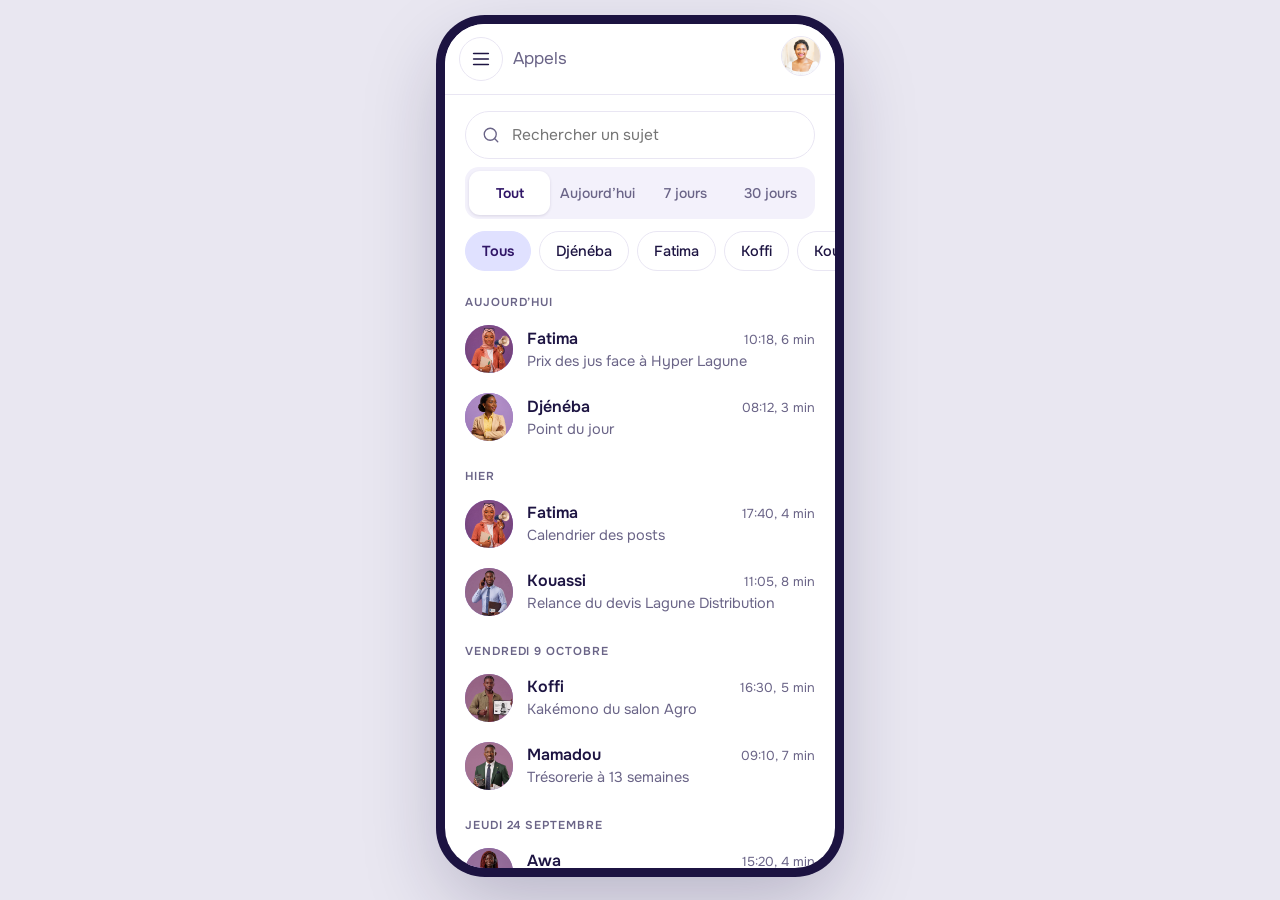
<file: historique.html>
<!doctype html><html lang="fr"><head><meta charset="utf-8">
<meta name="viewport" content="width=device-width,initial-scale=1,viewport-fit=cover">
<meta name="robots" content="noindex"><meta name="theme-color" content="#ffffff">
<title>Appels | Yelema</title>
<link rel="icon" href="img/yelema_y.svg">
<link rel="preconnect" href="https://fonts.googleapis.com"><link rel="preconnect" href="https://fonts.gstatic.com" crossorigin>
<link href="https://fonts.googleapis.com/css2?family=Bricolage+Grotesque:opsz,wght@12..96,600;12..96,700&family=Onest:wght@400;500;600;700&display=swap" rel="stylesheet">
<link rel="stylesheet" href="app.css"></head>
<body data-page="historique"><div class="v-ph" id="v-ph">
<header class="v-top"><button class="v-ib" type="button" data-menu aria-label="Menu"><svg class="v-ic" viewBox="0 0 24 24" aria-hidden="true"><line x1="4" x2="20" y1="12" y2="12" /><line x1="4" x2="20" y1="6" y2="6" /><line x1="4" x2="20" y1="18" y2="18" /></svg></button>
<span class="v-ttl">Appels</span><a href="reglages.html" aria-label="Mon compte"><img class="v-me" src="img/aicha.jpg" alt=""></a></header><div class="v-drawer-bg" data-close></div>
<aside class="v-drawer" aria-label="Menu">
  <div class="v-ws"><img src="img/unifood.png" alt=""><div><b>Unifood</b><small>Espace de travail</small></div></div>
  <nav class="v-nav"><a href="experts.html"><svg class="v-ic" viewBox="0 0 24 24" aria-hidden="true"><path d="M16 21v-2a4 4 0 0 0-4-4H6a4 4 0 0 0-4 4v2" /><circle cx="9" cy="7" r="4" /><path d="M22 21v-2a4 4 0 0 0-3-3.87" /><path d="M16 3.13a4 4 0 0 1 0 7.75" /></svg>Mes Experts</a><a href="historique.html" class="v-on"><svg class="v-ic" viewBox="0 0 24 24" aria-hidden="true"><path d="M3 12a9 9 0 1 0 9-9 9.75 9.75 0 0 0-6.74 2.74L3 8" /><path d="M3 3v5h5" /><path d="M12 7v5l4 2" /></svg>Appels</a></nav>
  <div class="v-sect">Mon équipe</div>
  <div class="v-team"><a href="#" data-call="djeneba"><img src="img/djeneba.jpg" alt=""><div><b>Djénéba</b><small>Chief of Staff</small></div><svg class="v-ic" viewBox="0 0 24 24" aria-hidden="true"><path d="M22 16.92v3a2 2 0 0 1-2.18 2 19.79 19.79 0 0 1-8.63-3.07 19.5 19.5 0 0 1-6-6 19.79 19.79 0 0 1-3.07-8.67A2 2 0 0 1 4.11 2h3a2 2 0 0 1 2 1.72 12.84 12.84 0 0 0 .7 2.81 2 2 0 0 1-.45 2.11L8.09 9.91a16 16 0 0 0 6 6l1.27-1.27a2 2 0 0 1 2.11-.45 12.84 12.84 0 0 0 2.81.7A2 2 0 0 1 22 16.92z" /></svg></a><a href="#" data-call="fatima"><img src="img/fatima.jpg" alt=""><div><b>Fatima</b><small>Marketing et contenu</small></div><svg class="v-ic" viewBox="0 0 24 24" aria-hidden="true"><path d="M22 16.92v3a2 2 0 0 1-2.18 2 19.79 19.79 0 0 1-8.63-3.07 19.5 19.5 0 0 1-6-6 19.79 19.79 0 0 1-3.07-8.67A2 2 0 0 1 4.11 2h3a2 2 0 0 1 2 1.72 12.84 12.84 0 0 0 .7 2.81 2 2 0 0 1-.45 2.11L8.09 9.91a16 16 0 0 0 6 6l1.27-1.27a2 2 0 0 1 2.11-.45 12.84 12.84 0 0 0 2.81.7A2 2 0 0 1 22 16.92z" /></svg></a><a href="#" data-call="koffi"><img src="img/koffi.jpg" alt=""><div><b>Koffi</b><small>Design et marque</small></div><svg class="v-ic" viewBox="0 0 24 24" aria-hidden="true"><path d="M22 16.92v3a2 2 0 0 1-2.18 2 19.79 19.79 0 0 1-8.63-3.07 19.5 19.5 0 0 1-6-6 19.79 19.79 0 0 1-3.07-8.67A2 2 0 0 1 4.11 2h3a2 2 0 0 1 2 1.72 12.84 12.84 0 0 0 .7 2.81 2 2 0 0 1-.45 2.11L8.09 9.91a16 16 0 0 0 6 6l1.27-1.27a2 2 0 0 1 2.11-.45 12.84 12.84 0 0 0 2.81.7A2 2 0 0 1 22 16.92z" /></svg></a><a href="#" data-call="kouassi"><img src="img/kouassi.jpg" alt=""><div><b>Kouassi</b><small>Ventes</small></div><svg class="v-ic" viewBox="0 0 24 24" aria-hidden="true"><path d="M22 16.92v3a2 2 0 0 1-2.18 2 19.79 19.79 0 0 1-8.63-3.07 19.5 19.5 0 0 1-6-6 19.79 19.79 0 0 1-3.07-8.67A2 2 0 0 1 4.11 2h3a2 2 0 0 1 2 1.72 12.84 12.84 0 0 0 .7 2.81 2 2 0 0 1-.45 2.11L8.09 9.91a16 16 0 0 0 6 6l1.27-1.27a2 2 0 0 1 2.11-.45 12.84 12.84 0 0 0 2.81.7A2 2 0 0 1 22 16.92z" /></svg></a><a href="#" data-call="awa"><img src="img/awa.jpg" alt=""><div><b>Awa</b><small>Service client</small></div><svg class="v-ic" viewBox="0 0 24 24" aria-hidden="true"><path d="M22 16.92v3a2 2 0 0 1-2.18 2 19.79 19.79 0 0 1-8.63-3.07 19.5 19.5 0 0 1-6-6 19.79 19.79 0 0 1-3.07-8.67A2 2 0 0 1 4.11 2h3a2 2 0 0 1 2 1.72 12.84 12.84 0 0 0 .7 2.81 2 2 0 0 1-.45 2.11L8.09 9.91a16 16 0 0 0 6 6l1.27-1.27a2 2 0 0 1 2.11-.45 12.84 12.84 0 0 0 2.81.7A2 2 0 0 1 22 16.92z" /></svg></a><a href="#" data-call="mamadou"><img src="img/mamadou.jpg" alt=""><div><b>Mamadou</b><small>Finance</small></div><svg class="v-ic" viewBox="0 0 24 24" aria-hidden="true"><path d="M22 16.92v3a2 2 0 0 1-2.18 2 19.79 19.79 0 0 1-8.63-3.07 19.5 19.5 0 0 1-6-6 19.79 19.79 0 0 1-3.07-8.67A2 2 0 0 1 4.11 2h3a2 2 0 0 1 2 1.72 12.84 12.84 0 0 0 .7 2.81 2 2 0 0 1-.45 2.11L8.09 9.91a16 16 0 0 0 6 6l1.27-1.27a2 2 0 0 1 2.11-.45 12.84 12.84 0 0 0 2.81.7A2 2 0 0 1 22 16.92z" /></svg></a></div>
  <div class="v-sfoot">
    <nav class="v-nav"><a href="reglages.html"><svg class="v-ic" viewBox="0 0 24 24" aria-hidden="true"><path d="M12.22 2h-.44a2 2 0 0 0-2 2v.18a2 2 0 0 1-1 1.73l-.43.25a2 2 0 0 1-2 0l-.15-.08a2 2 0 0 0-2.73.73l-.22.38a2 2 0 0 0 .73 2.73l.15.1a2 2 0 0 1 1 1.72v.51a2 2 0 0 1-1 1.74l-.15.09a2 2 0 0 0-.73 2.73l.22.38a2 2 0 0 0 2.73.73l.15-.08a2 2 0 0 1 2 0l.43.25a2 2 0 0 1 1 1.73V20a2 2 0 0 0 2 2h.44a2 2 0 0 0 2-2v-.18a2 2 0 0 1 1-1.73l.43-.25a2 2 0 0 1 2 0l.15.08a2 2 0 0 0 2.73-.73l.22-.39a2 2 0 0 0-.73-2.73l-.15-.08a2 2 0 0 1-1-1.74v-.5a2 2 0 0 1 1-1.74l.15-.09a2 2 0 0 0 .73-2.73l-.22-.38a2 2 0 0 0-2.73-.73l-.15.08a2 2 0 0 1-2 0l-.43-.25a2 2 0 0 1-1-1.73V4a2 2 0 0 0-2-2z" /><circle cx="12" cy="12" r="3" /></svg>Réglages</a></nav>
    <div class="v-me2"><img src="img/aicha.jpg" alt=""><div><b>Aïcha Diabaté</b><small>aicha.diabate@unifood.info</small></div></div>
    <div class="v-pow">Powered by <img src="img/yelema_long.png" alt="Yelema"></div>
  </div>
</aside>
<div class="v-scroll">
  <label class="v-search" style="margin-top:16px"><svg class="v-ic" viewBox="0 0 24 24" aria-hidden="true"><circle cx="11" cy="11" r="8" /><path d="m21 21-4.3-4.3" /></svg><input id="v-q" type="search" placeholder="Rechercher un sujet" aria-label="Rechercher un sujet"></label>
  <div class="v-seg v-per" id="v-per"><button class="v-on" type="button" data-p="999">Tout</button><button type="button" data-p="0">Aujourd’hui</button><button type="button" data-p="7">7 jours</button><button type="button" data-p="30">30 jours</button></div>
  <div class="v-chips" id="v-chips"><button class="v-on" type="button" data-f="tous">Tous</button><button type="button" data-f="djeneba">Djénéba</button><button type="button" data-f="fatima">Fatima</button><button type="button" data-f="koffi">Koffi</button><button type="button" data-f="kouassi">Kouassi</button><button type="button" data-f="awa">Awa</button><button type="button" data-f="mamadou">Mamadou</button></div>
  <div id="v-list"><div class="v-grp"><div class="v-day">Aujourd’hui</div><a class="v-hi" data-e="fatima" data-age="0" data-k="prix jus sossa 33 cl promo comparaison pdf hyper lagune prix doux" href="detail.html?e=fatima&amp;h=1018"><img src="img/fatima.jpg" alt="">
<span class="v-txt"><span class="v-l1"><b>Fatima</b><span>10:18, 6 min</span></span><p>Prix des jus face à Hyper Lagune</p></span></a><a class="v-hi" data-e="djeneba" data-age="0" data-k="validations rendez-vous codir note agenda" href="detail.html?e=djeneba&amp;h=0812"><img src="img/djeneba.jpg" alt="">
<span class="v-txt"><span class="v-l1"><b>Djénéba</b><span>08:12, 3 min</span></span><p>Point du jour</p></span></a></div><div class="v-grp"><div class="v-day">Hier</div><a class="v-hi" data-e="fatima" data-age="1" data-k="posts facebook instagram jeu concours calendrier" href="detail.html?e=fatima&amp;h=1740"><img src="img/fatima.jpg" alt="">
<span class="v-txt"><span class="v-l1"><b>Fatima</b><span>17:40, 4 min</span></span><p>Calendrier des posts</p></span></a><a class="v-hi" data-e="kouassi" data-age="1" data-k="devis remise relance mail client" href="detail.html?e=kouassi&amp;h=1105"><img src="img/kouassi.jpg" alt="">
<span class="v-txt"><span class="v-l1"><b>Kouassi</b><span>11:05, 8 min</span></span><p>Relance du devis Lagune Distribution</p></span></a></div><div class="v-grp"><div class="v-day">Vendredi 9 octobre</div><a class="v-hi" data-e="koffi" data-age="2" data-k="kakémono salon agro piste verte charte" href="detail.html?e=koffi&amp;h=1630"><img src="img/koffi.jpg" alt="">
<span class="v-txt"><span class="v-l1"><b>Koffi</b><span>16:30, 5 min</span></span><p>Kakémono du salon Agro</p></span></a><a class="v-hi" data-e="mamadou" data-age="2" data-k="trésorerie factures retard relances novembre" href="detail.html?e=mamadou&amp;h=0910"><img src="img/mamadou.jpg" alt="">
<span class="v-txt"><span class="v-l1"><b>Mamadou</b><span>09:10, 7 min</span></span><p>Trésorerie à 13 semaines</p></span></a></div><div class="v-grp"><div class="v-day">Jeudi 24 septembre</div><a class="v-hi" data-e="awa" data-age="17" data-k="réclamations livraison yopougon transporteur clients" href="detail.html?e=awa&amp;h=1520"><img src="img/awa.jpg" alt="">
<span class="v-txt"><span class="v-l1"><b>Awa</b><span>15:20, 4 min</span></span><p>Réclamations de livraison à Yopougon</p></span></a></div></div>
  <div class="v-empty" id="v-empty" hidden><svg class="v-ic" viewBox="0 0 24 24" aria-hidden="true"><path d="m13.5 8.5-5 5" /><path d="m8.5 8.5 5 5" /><circle cx="11" cy="11" r="8" /><path d="m21 21-4.3-4.3" /></svg><span>Aucun appel</span></div>
</div><div class="v-toast" id="v-toast"></div></div><script src="app.js"></script></body></html>
</file>
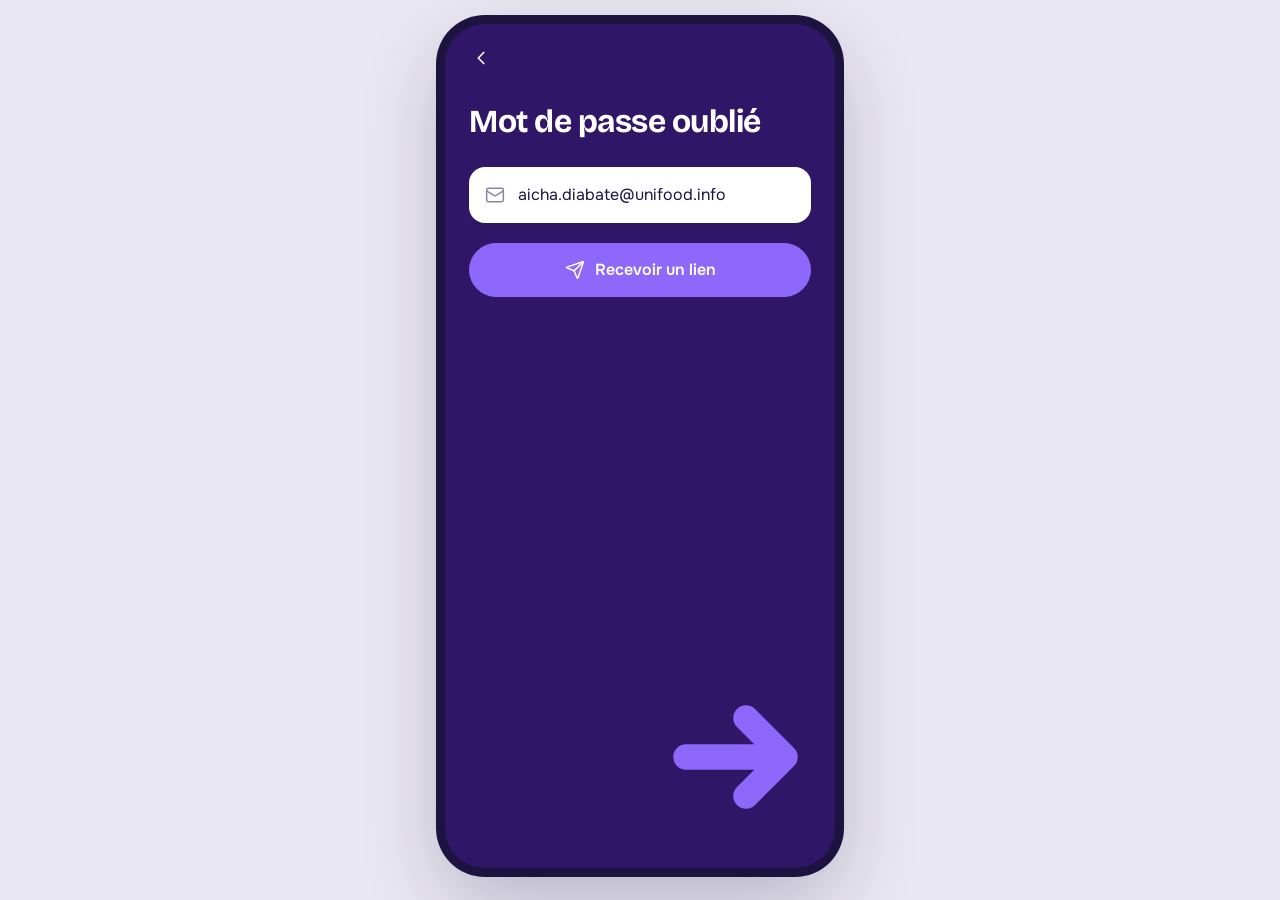
<file: oubli.html>
<!doctype html><html lang="fr"><head><meta charset="utf-8">
<meta name="viewport" content="width=device-width,initial-scale=1,viewport-fit=cover">
<meta name="robots" content="noindex"><meta name="theme-color" content="#301667">
<title>Mot de passe oublié | Yelema</title>
<link rel="icon" href="img/yelema_y.svg">
<link rel="preconnect" href="https://fonts.googleapis.com"><link rel="preconnect" href="https://fonts.gstatic.com" crossorigin>
<link href="https://fonts.googleapis.com/css2?family=Bricolage+Grotesque:opsz,wght@12..96,600;12..96,700&family=Onest:wght@400;500;600;700&display=swap" rel="stylesheet">
<link rel="stylesheet" href="app.css"></head>
<body data-page="oubli"><div class="v-ph v-brand" id="v-ph">

<svg class="v-mot v-m-oubli" viewBox="0 0 100 100" fill="currentColor" aria-hidden="true"><path d="M14 50H80M54 24l26 26-26 26" fill="none" stroke="currentColor" stroke-width="17" stroke-linecap="round" stroke-linejoin="round"/></svg>
<div class="v-top" style="border:0;position:relative;z-index:1"><a class="v-ib v-nb" href="index.html" aria-label="Retour"><svg class="v-ic" viewBox="0 0 24 24" aria-hidden="true"><path d="m15 18-6-6 6-6" /></svg></a></div>
<form class="v-auth" id="v-oubli" style="padding-top:8px">
  <h1 class="v-h">Mot de passe oublié</h1>
  <label class="v-fld"><svg class="v-ic" viewBox="0 0 24 24" aria-hidden="true"><rect width="20" height="16" x="2" y="4" rx="2" /><path d="m22 7-8.97 5.7a1.94 1.94 0 0 1-2.06 0L2 7" /></svg><input class="v-in" type="email" value="aicha.diabate@unifood.info" aria-label="Adresse email" autocomplete="email" required></label>
  <button class="v-btn v-pri" type="submit"><svg class="v-ic" viewBox="0 0 24 24" aria-hidden="true"><path d="M14.536 21.686a.5.5 0 0 0 .937-.024l6.5-19a.496.496 0 0 0-.635-.635l-19 6.5a.5.5 0 0 0-.024.937l7.93 3.18a2 2 0 0 1 1.112 1.11z" /><path d="m21.854 2.147-10.94 10.939" /></svg>Recevoir un lien</button>
</form>
<div class="v-auth" id="v-envoye" hidden style="padding-top:8px">
  <span class="v-okic"><svg class="v-ic" viewBox="0 0 24 24" aria-hidden="true"><path d="M20 6 9 17l-5-5" /></svg></span>
  <h1 class="v-h">Lien envoyé</h1>
  <p class="v-mail">aicha.diabate@unifood.info</p>
  <a class="v-btn v-pri" href="index.html"><svg class="v-ic" viewBox="0 0 24 24" aria-hidden="true"><path d="M15 3h4a2 2 0 0 1 2 2v14a2 2 0 0 1-2 2h-4" /><polyline points="10 17 15 12 10 7" /><line x1="15" x2="3" y1="12" y2="12" /></svg>Retour à la connexion</a>
  <button class="v-link" type="button" data-toast="Nouveau lien envoyé."><svg class="v-ic" viewBox="0 0 24 24" aria-hidden="true"><path d="M3 12a9 9 0 0 1 9-9 9.75 9.75 0 0 1 6.74 2.74L21 8" /><path d="M21 3v5h-5" /><path d="M21 12a9 9 0 0 1-9 9 9.75 9.75 0 0 1-6.74-2.74L3 16" /><path d="M8 16H3v5" /></svg>Renvoyer le lien</button>
</div><div class="v-toast" id="v-toast"></div></div><script src="app.js"></script></body></html>
</file>
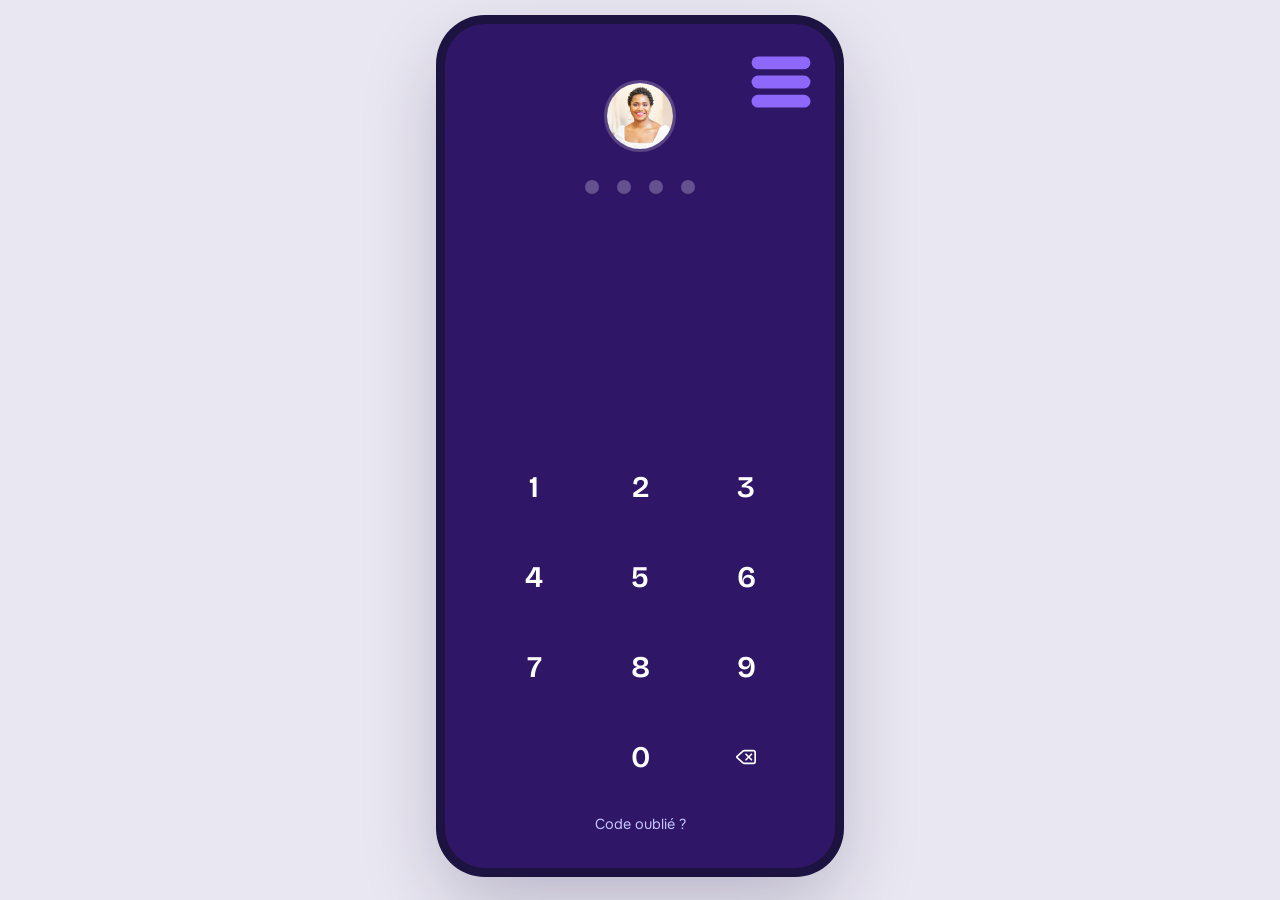
<file: pin.html>
<!doctype html><html lang="fr"><head><meta charset="utf-8">
<meta name="viewport" content="width=device-width,initial-scale=1,viewport-fit=cover">
<meta name="robots" content="noindex"><meta name="theme-color" content="#301667">
<title>Code | Yelema</title>
<link rel="icon" href="img/yelema_y.svg">
<link rel="preconnect" href="https://fonts.googleapis.com"><link rel="preconnect" href="https://fonts.gstatic.com" crossorigin>
<link href="https://fonts.googleapis.com/css2?family=Bricolage+Grotesque:opsz,wght@12..96,600;12..96,700&family=Onest:wght@400;500;600;700&display=swap" rel="stylesheet">
<link rel="stylesheet" href="app.css"></head>
<body data-page="pin"><div class="v-ph v-brand" id="v-ph">

<svg class="v-mot v-m-pin" viewBox="0 0 100 100" fill="currentColor" aria-hidden="true"><rect x="4" y="10" width="92" height="20" rx="10"/><rect x="4" y="40" width="92" height="20" rx="10"/><rect x="4" y="70" width="92" height="20" rx="10"/></svg>
<div class="v-pin">
  <img class="v-av" src="img/aicha.jpg" alt="Aïcha">
  <div class="v-dots" id="v-dots" aria-label="Code"><i></i><i></i><i></i><i></i></div>
  <div class="v-pad"><button type="button" data-k="1">1</button><button type="button" data-k="2">2</button><button type="button" data-k="3">3</button><button type="button" data-k="4">4</button><button type="button" data-k="5">5</button><button type="button" data-k="6">6</button><button type="button" data-k="7">7</button><button type="button" data-k="8">8</button><button type="button" data-k="9">9</button>
    <span></span>
    <button type="button" data-k="0">0</button>
    <button type="button" data-k="del" aria-label="Effacer"><svg class="v-ic" viewBox="0 0 24 24" aria-hidden="true"><path d="M10 5a2 2 0 0 0-1.344.519l-6.328 5.74a1 1 0 0 0 0 1.481l6.328 5.741A2 2 0 0 0 10 19h10a2 2 0 0 0 2-2V7a2 2 0 0 0-2-2z" /><path d="m12 9 6 6" /><path d="m18 9-6 6" /></svg></button>
  </div>
  <button class="v-link" type="button" data-toast="Votre administrateur peut réinitialiser votre code.">Code oublié ?</button>
</div><div class="v-toast" id="v-toast"></div></div><script src="app.js"></script></body></html>
</file>
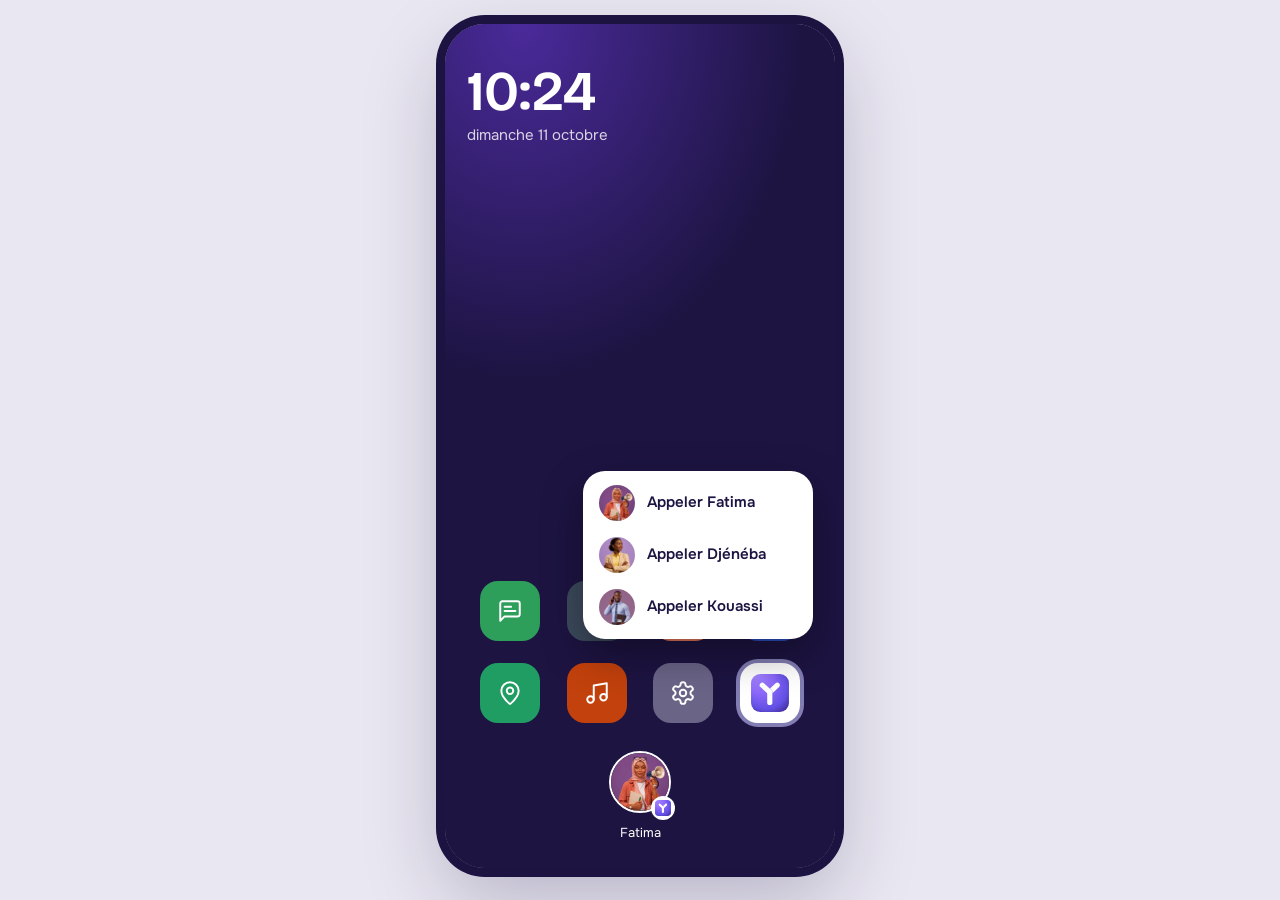
<file: raccourci.html>
<!doctype html><html lang="fr"><head><meta charset="utf-8">
<meta name="viewport" content="width=device-width,initial-scale=1,viewport-fit=cover">
<meta name="robots" content="noindex"><meta name="theme-color" content="#140e2c">
<title>Raccourcis | Yelema</title>
<link rel="icon" href="img/yelema_y.svg">
<link rel="preconnect" href="https://fonts.googleapis.com"><link rel="preconnect" href="https://fonts.gstatic.com" crossorigin>
<link href="https://fonts.googleapis.com/css2?family=Bricolage+Grotesque:opsz,wght@12..96,600;12..96,700&family=Onest:wght@400;500;600;700&display=swap" rel="stylesheet">
<link rel="stylesheet" href="app.css"></head>
<body data-page="raccourci"><div class="v-ph v-lock" id="v-ph">

<div class="v-home">
  <div class="v-hclock">10:24<small>dimanche 11 octobre</small></div>
  <div class="v-grid"><span class="v-app" style="background:#2E9E5B" data-toast="Autre application du téléphone."><svg class="v-ic" viewBox="0 0 24 24" aria-hidden="true"><path d="M21 15a2 2 0 0 1-2 2H7l-4 4V5a2 2 0 0 1 2-2h14a2 2 0 0 1 2 2z" /><path d="M13 8H7" /><path d="M17 12H7" /></svg></span><span class="v-app" style="background:#3C4A5C" data-toast="Autre application du téléphone."><svg class="v-ic" viewBox="0 0 24 24" aria-hidden="true"><path d="M14.5 4h-5L7 7H4a2 2 0 0 0-2 2v9a2 2 0 0 0 2 2h16a2 2 0 0 0 2-2V9a2 2 0 0 0-2-2h-3l-2.5-3z" /><circle cx="12" cy="13" r="3" /></svg></span><span class="v-app" style="background:#E4765A" data-toast="Autre application du téléphone."><svg class="v-ic" viewBox="0 0 24 24" aria-hidden="true"><rect width="18" height="18" x="3" y="3" rx="2" ry="2" /><circle cx="9" cy="9" r="2" /><path d="m21 15-3.086-3.086a2 2 0 0 0-2.828 0L6 21" /></svg></span><span class="v-app" style="background:#2E4EC4" data-toast="Autre application du téléphone."><svg class="v-ic" viewBox="0 0 24 24" aria-hidden="true"><path d="M8 2v4" /><path d="M16 2v4" /><rect width="18" height="18" x="3" y="4" rx="2" /><path d="M3 10h18" /></svg></span><span class="v-app" style="background:#1f9d63" data-toast="Autre application du téléphone."><svg class="v-ic" viewBox="0 0 24 24" aria-hidden="true"><path d="M20 10c0 4.993-5.539 10.193-7.399 11.799a1 1 0 0 1-1.202 0C9.539 20.193 4 14.993 4 10a8 8 0 0 1 16 0" /><circle cx="12" cy="10" r="3" /></svg></span><span class="v-app" style="background:#C2410C" data-toast="Autre application du téléphone."><svg class="v-ic" viewBox="0 0 24 24" aria-hidden="true"><path d="M9 18V5l12-2v13" /><circle cx="6" cy="18" r="3" /><circle cx="18" cy="16" r="3" /></svg></span><span class="v-app" style="background:#6A6487" data-toast="Autre application du téléphone."><svg class="v-ic" viewBox="0 0 24 24" aria-hidden="true"><path d="M12.22 2h-.44a2 2 0 0 0-2 2v.18a2 2 0 0 1-1 1.73l-.43.25a2 2 0 0 1-2 0l-.15-.08a2 2 0 0 0-2.73.73l-.22.38a2 2 0 0 0 .73 2.73l.15.1a2 2 0 0 1 1 1.72v.51a2 2 0 0 1-1 1.74l-.15.09a2 2 0 0 0-.73 2.73l.22.38a2 2 0 0 0 2.73.73l.15-.08a2 2 0 0 1 2 0l.43.25a2 2 0 0 1 1 1.73V20a2 2 0 0 0 2 2h.44a2 2 0 0 0 2-2v-.18a2 2 0 0 1 1-1.73l.43-.25a2 2 0 0 1 2 0l.15.08a2 2 0 0 0 2.73-.73l.22-.39a2 2 0 0 0-.73-2.73l-.15-.08a2 2 0 0 1-1-1.74v-.5a2 2 0 0 1 1-1.74l.15-.09a2 2 0 0 0 .73-2.73l-.22-.38a2 2 0 0 0-2.73-.73l-.15.08a2 2 0 0 1-2 0l-.43-.25a2 2 0 0 1-1-1.73V4a2 2 0 0 0-2-2z" /><circle cx="12" cy="12" r="3" /></svg></span>
    <span class="v-app v-yl" id="v-yl"><img src="img/yelema_y.svg" alt="Yelema"></span>
    <div class="v-pop" id="v-pop"><a href="appel.html?e=fatima"><img src="img/fatima.jpg" alt="">Appeler Fatima</a><a href="appel.html?e=djeneba"><img src="img/djeneba.jpg" alt="">Appeler Djénéba</a><a href="appel.html?e=kouassi"><img src="img/kouassi.jpg" alt="">Appeler Kouassi</a></div>
  </div>
  <div class="v-dock"><a class="v-pinned" href="appel.html?e=fatima"><img src="img/fatima.jpg" alt=""><i><img src="img/yelema_y.svg" alt=""></i></a><span>Fatima</span></div>
</div><div class="v-toast" id="v-toast"></div></div><script src="app.js"></script></body></html>
</file>
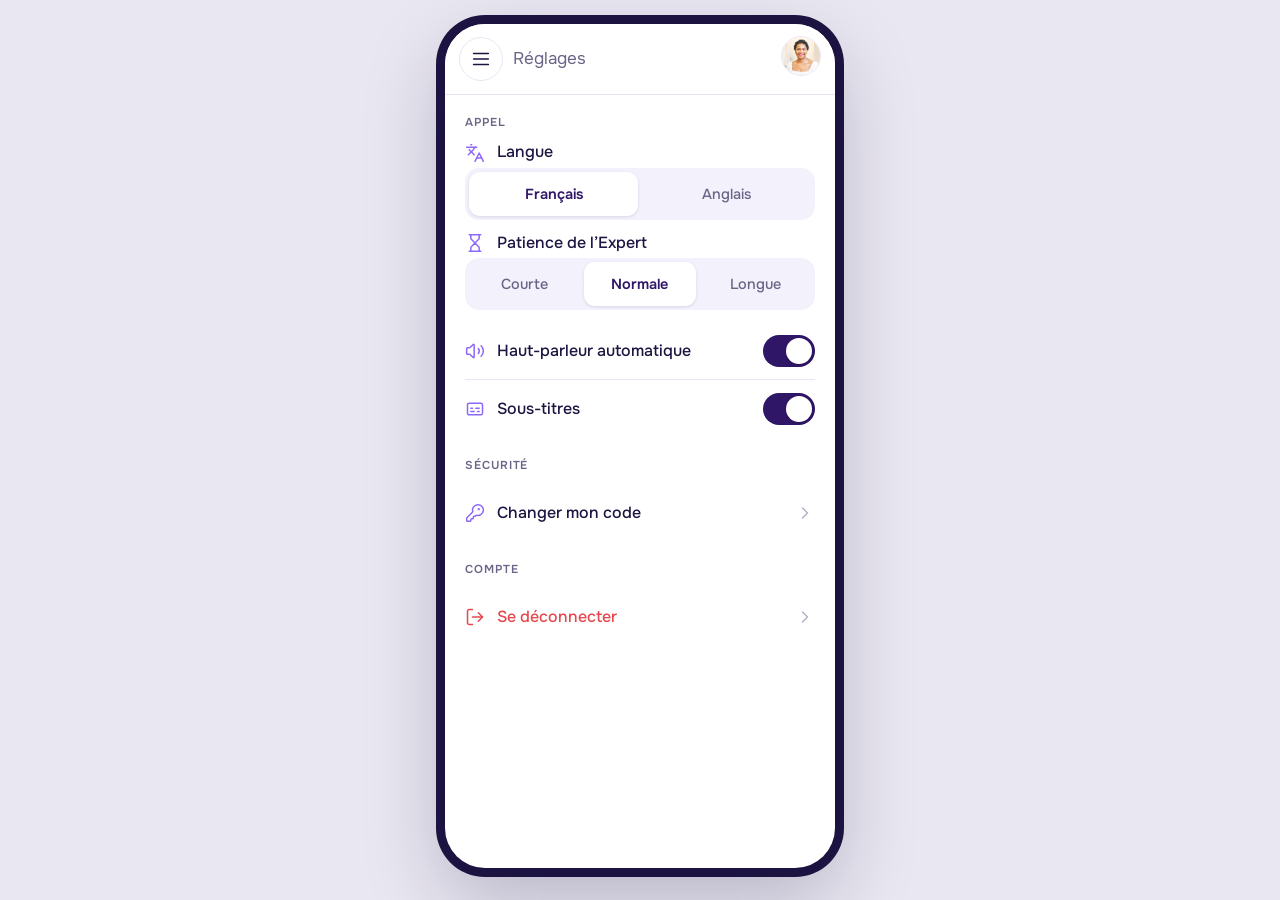
<file: reglages.html>
<!doctype html><html lang="fr"><head><meta charset="utf-8">
<meta name="viewport" content="width=device-width,initial-scale=1,viewport-fit=cover">
<meta name="robots" content="noindex"><meta name="theme-color" content="#ffffff">
<title>Réglages | Yelema</title>
<link rel="icon" href="img/yelema_y.svg">
<link rel="preconnect" href="https://fonts.googleapis.com"><link rel="preconnect" href="https://fonts.gstatic.com" crossorigin>
<link href="https://fonts.googleapis.com/css2?family=Bricolage+Grotesque:opsz,wght@12..96,600;12..96,700&family=Onest:wght@400;500;600;700&display=swap" rel="stylesheet">
<link rel="stylesheet" href="app.css"></head>
<body data-page="reglages"><div class="v-ph" id="v-ph">
<header class="v-top"><button class="v-ib" type="button" data-menu aria-label="Menu"><svg class="v-ic" viewBox="0 0 24 24" aria-hidden="true"><line x1="4" x2="20" y1="12" y2="12" /><line x1="4" x2="20" y1="6" y2="6" /><line x1="4" x2="20" y1="18" y2="18" /></svg></button>
<span class="v-ttl">Réglages</span><a href="reglages.html" aria-label="Mon compte"><img class="v-me" src="img/aicha.jpg" alt=""></a></header><div class="v-drawer-bg" data-close></div>
<aside class="v-drawer" aria-label="Menu">
  <div class="v-ws"><img src="img/unifood.png" alt=""><div><b>Unifood</b><small>Espace de travail</small></div></div>
  <nav class="v-nav"><a href="experts.html"><svg class="v-ic" viewBox="0 0 24 24" aria-hidden="true"><path d="M16 21v-2a4 4 0 0 0-4-4H6a4 4 0 0 0-4 4v2" /><circle cx="9" cy="7" r="4" /><path d="M22 21v-2a4 4 0 0 0-3-3.87" /><path d="M16 3.13a4 4 0 0 1 0 7.75" /></svg>Mes Experts</a><a href="historique.html"><svg class="v-ic" viewBox="0 0 24 24" aria-hidden="true"><path d="M3 12a9 9 0 1 0 9-9 9.75 9.75 0 0 0-6.74 2.74L3 8" /><path d="M3 3v5h5" /><path d="M12 7v5l4 2" /></svg>Appels</a></nav>
  <div class="v-sect">Mon équipe</div>
  <div class="v-team"><a href="#" data-call="djeneba"><img src="img/djeneba.jpg" alt=""><div><b>Djénéba</b><small>Chief of Staff</small></div><svg class="v-ic" viewBox="0 0 24 24" aria-hidden="true"><path d="M22 16.92v3a2 2 0 0 1-2.18 2 19.79 19.79 0 0 1-8.63-3.07 19.5 19.5 0 0 1-6-6 19.79 19.79 0 0 1-3.07-8.67A2 2 0 0 1 4.11 2h3a2 2 0 0 1 2 1.72 12.84 12.84 0 0 0 .7 2.81 2 2 0 0 1-.45 2.11L8.09 9.91a16 16 0 0 0 6 6l1.27-1.27a2 2 0 0 1 2.11-.45 12.84 12.84 0 0 0 2.81.7A2 2 0 0 1 22 16.92z" /></svg></a><a href="#" data-call="fatima"><img src="img/fatima.jpg" alt=""><div><b>Fatima</b><small>Marketing et contenu</small></div><svg class="v-ic" viewBox="0 0 24 24" aria-hidden="true"><path d="M22 16.92v3a2 2 0 0 1-2.18 2 19.79 19.79 0 0 1-8.63-3.07 19.5 19.5 0 0 1-6-6 19.79 19.79 0 0 1-3.07-8.67A2 2 0 0 1 4.11 2h3a2 2 0 0 1 2 1.72 12.84 12.84 0 0 0 .7 2.81 2 2 0 0 1-.45 2.11L8.09 9.91a16 16 0 0 0 6 6l1.27-1.27a2 2 0 0 1 2.11-.45 12.84 12.84 0 0 0 2.81.7A2 2 0 0 1 22 16.92z" /></svg></a><a href="#" data-call="koffi"><img src="img/koffi.jpg" alt=""><div><b>Koffi</b><small>Design et marque</small></div><svg class="v-ic" viewBox="0 0 24 24" aria-hidden="true"><path d="M22 16.92v3a2 2 0 0 1-2.18 2 19.79 19.79 0 0 1-8.63-3.07 19.5 19.5 0 0 1-6-6 19.79 19.79 0 0 1-3.07-8.67A2 2 0 0 1 4.11 2h3a2 2 0 0 1 2 1.72 12.84 12.84 0 0 0 .7 2.81 2 2 0 0 1-.45 2.11L8.09 9.91a16 16 0 0 0 6 6l1.27-1.27a2 2 0 0 1 2.11-.45 12.84 12.84 0 0 0 2.81.7A2 2 0 0 1 22 16.92z" /></svg></a><a href="#" data-call="kouassi"><img src="img/kouassi.jpg" alt=""><div><b>Kouassi</b><small>Ventes</small></div><svg class="v-ic" viewBox="0 0 24 24" aria-hidden="true"><path d="M22 16.92v3a2 2 0 0 1-2.18 2 19.79 19.79 0 0 1-8.63-3.07 19.5 19.5 0 0 1-6-6 19.79 19.79 0 0 1-3.07-8.67A2 2 0 0 1 4.11 2h3a2 2 0 0 1 2 1.72 12.84 12.84 0 0 0 .7 2.81 2 2 0 0 1-.45 2.11L8.09 9.91a16 16 0 0 0 6 6l1.27-1.27a2 2 0 0 1 2.11-.45 12.84 12.84 0 0 0 2.81.7A2 2 0 0 1 22 16.92z" /></svg></a><a href="#" data-call="awa"><img src="img/awa.jpg" alt=""><div><b>Awa</b><small>Service client</small></div><svg class="v-ic" viewBox="0 0 24 24" aria-hidden="true"><path d="M22 16.92v3a2 2 0 0 1-2.18 2 19.79 19.79 0 0 1-8.63-3.07 19.5 19.5 0 0 1-6-6 19.79 19.79 0 0 1-3.07-8.67A2 2 0 0 1 4.11 2h3a2 2 0 0 1 2 1.72 12.84 12.84 0 0 0 .7 2.81 2 2 0 0 1-.45 2.11L8.09 9.91a16 16 0 0 0 6 6l1.27-1.27a2 2 0 0 1 2.11-.45 12.84 12.84 0 0 0 2.81.7A2 2 0 0 1 22 16.92z" /></svg></a><a href="#" data-call="mamadou"><img src="img/mamadou.jpg" alt=""><div><b>Mamadou</b><small>Finance</small></div><svg class="v-ic" viewBox="0 0 24 24" aria-hidden="true"><path d="M22 16.92v3a2 2 0 0 1-2.18 2 19.79 19.79 0 0 1-8.63-3.07 19.5 19.5 0 0 1-6-6 19.79 19.79 0 0 1-3.07-8.67A2 2 0 0 1 4.11 2h3a2 2 0 0 1 2 1.72 12.84 12.84 0 0 0 .7 2.81 2 2 0 0 1-.45 2.11L8.09 9.91a16 16 0 0 0 6 6l1.27-1.27a2 2 0 0 1 2.11-.45 12.84 12.84 0 0 0 2.81.7A2 2 0 0 1 22 16.92z" /></svg></a></div>
  <div class="v-sfoot">
    <nav class="v-nav"><a href="reglages.html" class="v-on"><svg class="v-ic" viewBox="0 0 24 24" aria-hidden="true"><path d="M12.22 2h-.44a2 2 0 0 0-2 2v.18a2 2 0 0 1-1 1.73l-.43.25a2 2 0 0 1-2 0l-.15-.08a2 2 0 0 0-2.73.73l-.22.38a2 2 0 0 0 .73 2.73l.15.1a2 2 0 0 1 1 1.72v.51a2 2 0 0 1-1 1.74l-.15.09a2 2 0 0 0-.73 2.73l.22.38a2 2 0 0 0 2.73.73l.15-.08a2 2 0 0 1 2 0l.43.25a2 2 0 0 1 1 1.73V20a2 2 0 0 0 2 2h.44a2 2 0 0 0 2-2v-.18a2 2 0 0 1 1-1.73l.43-.25a2 2 0 0 1 2 0l.15.08a2 2 0 0 0 2.73-.73l.22-.39a2 2 0 0 0-.73-2.73l-.15-.08a2 2 0 0 1-1-1.74v-.5a2 2 0 0 1 1-1.74l.15-.09a2 2 0 0 0 .73-2.73l-.22-.38a2 2 0 0 0-2.73-.73l-.15.08a2 2 0 0 1-2 0l-.43-.25a2 2 0 0 1-1-1.73V4a2 2 0 0 0-2-2z" /><circle cx="12" cy="12" r="3" /></svg>Réglages</a></nav>
    <div class="v-me2"><img src="img/aicha.jpg" alt=""><div><b>Aïcha Diabaté</b><small>aicha.diabate@unifood.info</small></div></div>
    <div class="v-pow">Powered by <img src="img/yelema_long.png" alt="Yelema"></div>
  </div>
</aside>
<div class="v-scroll">
  <div class="v-set"><h2>Appel</h2>
    <div class="v-lab"><svg class="v-ic" viewBox="0 0 24 24" aria-hidden="true"><path d="m5 8 6 6" /><path d="m4 14 6-6 2-3" /><path d="M2 5h12" /><path d="M7 2h1" /><path d="m22 22-5-10-5 10" /><path d="M14 18h6" /></svg>Langue</div>
    <div class="v-seg"><button class="v-on" type="button">Français</button><button type="button">Anglais</button></div>
    <div class="v-lab"><svg class="v-ic" viewBox="0 0 24 24" aria-hidden="true"><path d="M5 22h14" /><path d="M5 2h14" /><path d="M17 22v-4.172a2 2 0 0 0-.586-1.414L12 12l-4.414 4.414A2 2 0 0 0 7 17.828V22" /><path d="M7 2v4.172a2 2 0 0 0 .586 1.414L12 12l4.414-4.414A2 2 0 0 0 17 6.172V2" /></svg>Patience de l’Expert</div>
    <div class="v-seg"><button type="button">Courte</button><button class="v-on" type="button">Normale</button><button type="button">Longue</button></div>
    <div class="v-si" data-tog><span class="v-sic"><svg class="v-ic" viewBox="0 0 24 24" aria-hidden="true"><path d="M11 4.702a.705.705 0 0 0-1.203-.498L6.413 7.587A1.4 1.4 0 0 1 5.416 8H3a1 1 0 0 0-1 1v6a1 1 0 0 0 1 1h2.416a1.4 1.4 0 0 1 .997.413l3.383 3.384A.705.705 0 0 0 11 19.298z" /><path d="M16 9a5 5 0 0 1 0 6" /><path d="M19.364 18.364a9 9 0 0 0 0-12.728" /></svg></span><b>Haut-parleur automatique</b><button class="v-tog v-on" type="button" aria-label="Haut-parleur automatique"></button></div>
    <div class="v-si" data-tog><span class="v-sic"><svg class="v-ic" viewBox="0 0 24 24" aria-hidden="true"><rect width="18" height="14" x="3" y="5" rx="2" ry="2" /><path d="M7 15h4M15 15h2M7 11h2M13 11h4" /></svg></span><b>Sous-titres</b><button class="v-tog v-on" type="button" aria-label="Sous-titres"></button></div>
  </div>
  <div class="v-set"><h2>Sécurité</h2>
    <div class="v-si" data-toast="Entrez votre code actuel, puis le nouveau."><span class="v-sic"><svg class="v-ic" viewBox="0 0 24 24" aria-hidden="true"><path d="M2.586 17.414A2 2 0 0 0 2 18.828V21a1 1 0 0 0 1 1h3a1 1 0 0 0 1-1v-1a1 1 0 0 1 1-1h1a1 1 0 0 0 1-1v-1a1 1 0 0 1 1-1h.172a2 2 0 0 0 1.414-.586l.814-.814a6.5 6.5 0 1 0-4-4z" /><circle cx="16.5" cy="7.5" r=".5" fill="currentColor" /></svg></span><b>Changer mon code</b><svg class="v-ic" viewBox="0 0 24 24" aria-hidden="true"><path d="m9 18 6-6-6-6" /></svg></div>
  </div>
  <div class="v-set"><h2>Compte</h2>
    <a class="v-si" href="index.html"><span class="v-sic v-logout"><svg class="v-ic" viewBox="0 0 24 24" aria-hidden="true"><path d="M9 21H5a2 2 0 0 1-2-2V5a2 2 0 0 1 2-2h4" /><polyline points="16 17 21 12 16 7" /><line x1="21" x2="9" y1="12" y2="12" /></svg></span><b class="v-logout">Se déconnecter</b><svg class="v-ic" viewBox="0 0 24 24" aria-hidden="true"><path d="m9 18 6-6-6-6" /></svg></a>
  </div>
</div><div class="v-toast" id="v-toast"></div></div><script src="app.js"></script></body></html>
</file>
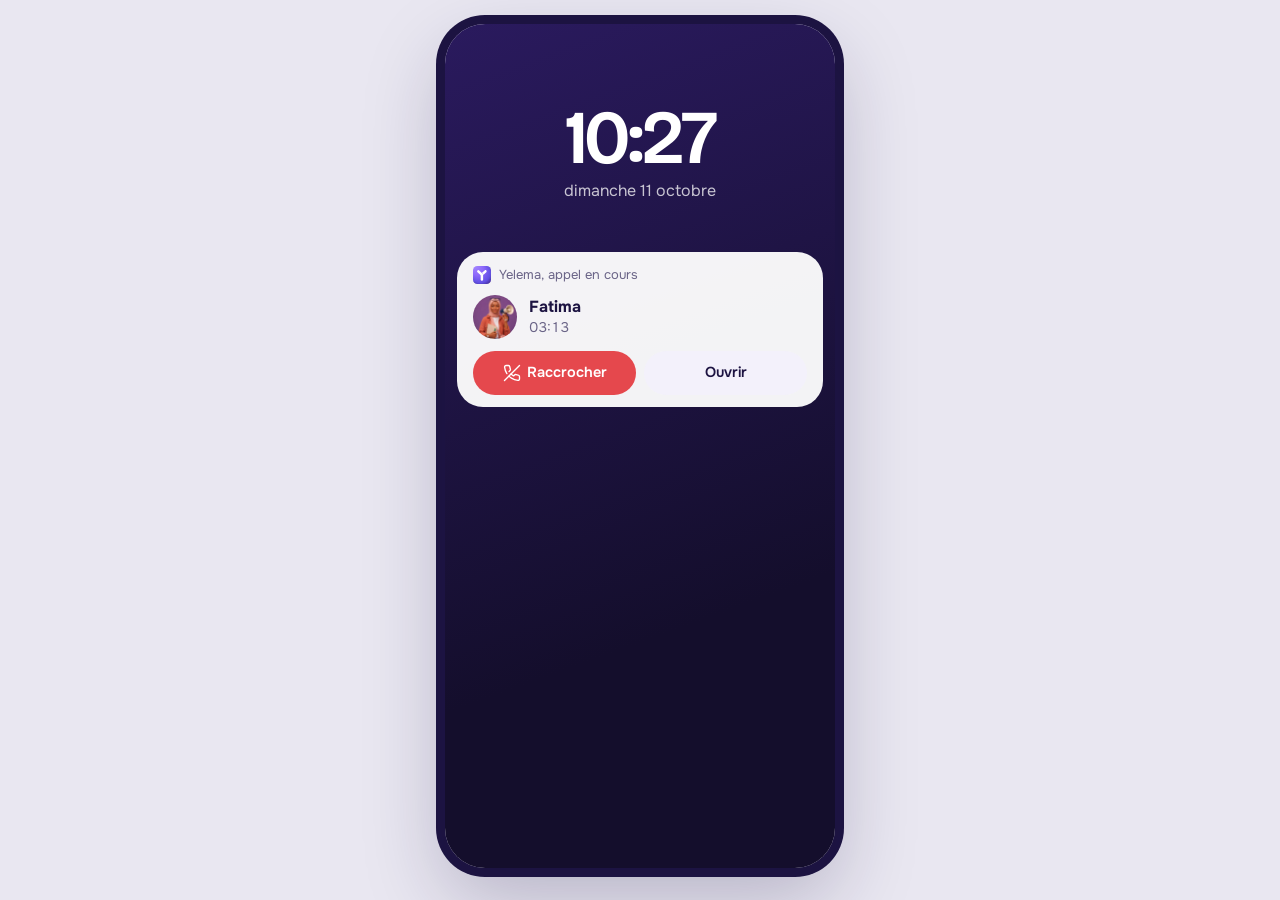
<file: verrouille.html>
<!doctype html><html lang="fr"><head><meta charset="utf-8">
<meta name="viewport" content="width=device-width,initial-scale=1,viewport-fit=cover">
<meta name="robots" content="noindex"><meta name="theme-color" content="#140e2c">
<title>Appel en cours | Yelema</title>
<link rel="icon" href="img/yelema_y.svg">
<link rel="preconnect" href="https://fonts.googleapis.com"><link rel="preconnect" href="https://fonts.gstatic.com" crossorigin>
<link href="https://fonts.googleapis.com/css2?family=Bricolage+Grotesque:opsz,wght@12..96,600;12..96,700&family=Onest:wght@400;500;600;700&display=swap" rel="stylesheet">
<link rel="stylesheet" href="app.css"></head>
<body data-page="verrouille"><div class="v-ph v-lock" id="v-ph">

<div class="v-clock">10:27</div><div class="v-date">dimanche 11 octobre</div>
<div class="v-notif" id="v-nliv" hidden>
  <div class="v-n1"><img src="img/yelema_y.svg" alt="">Yelema, livrable prêt</div>
  <a class="v-n2" href="detail.html?e=fatima&amp;h=1018"><img src="img/fatima.jpg" alt=""><div><b>Fatima</b><span>Comparaison des prix, PDF</span></div></a>
  <div class="v-n3"><button class="v-o" type="button" data-toast="Ouvre le livrable dans le topic de Fatima sur Telegram."><img src="img/telegram.svg" alt="Telegram">Telegram</button><button class="v-o" type="button" data-toast="Ouvre les Livrables de Fatima sur la plateforme Yelema."><img src="img/yelema_y.svg" alt="Plateforme Yelema">Plateforme</button></div>
</div>
<div class="v-notif" id="v-ncall">
  <div class="v-n1"><img src="img/yelema_y.svg" alt="">Yelema, appel en cours</div>
  <div class="v-n2"><img src="img/fatima.jpg" alt=""><div><b>Fatima</b><span id="v-lt">03:12</span></div></div>
  <div class="v-n3"><a class="v-r" href="fin.html?e=fatima"><svg class="v-ic" viewBox="0 0 24 24" aria-hidden="true"><path d="M10.68 13.31a16 16 0 0 0 3.41 2.6l1.27-1.27a2 2 0 0 1 2.11-.45 12.84 12.84 0 0 0 2.81.7 2 2 0 0 1 1.72 2v3a2 2 0 0 1-2.18 2 19.79 19.79 0 0 1-8.63-3.07 19.42 19.42 0 0 1-3.33-2.67m-2.67-3.34a19.79 19.79 0 0 1-3.07-8.63A2 2 0 0 1 4.11 2h3a2 2 0 0 1 2 1.72 12.84 12.84 0 0 0 .7 2.81 2 2 0 0 1-.45 2.11L8.09 9.91" /><line x1="22" x2="2" y1="2" y2="22" /></svg>Raccrocher</a><a class="v-o" href="appel.html?e=fatima#ecoute">Ouvrir</a></div>
</div><div class="v-toast" id="v-toast"></div></div><script src="app.js"></script></body></html>
</file>
<file: app.css>
/* Yelema Voix v2 : minimaliste, aligné sur la plateforme web (prototype V2). Classes préfixées v- */
:root{
  --ink:#1d1442;--violet:#301667;--violet-h:#422089;--lav:#8D68FA;--c5:#C5C4FF;--pale:#E0E1FF;
  --green:#1f9d63;--red:#e5484d;--amber:#f2a93b;--mut:#6A6487;--line:#E9E6F3;--soft:#F3F1FB;--side:#F7F6FC;
  --night:#140e2c;
  --fh:"Bricolage Grotesque",system-ui,sans-serif;--fu:"Onest",system-ui,-apple-system,"Roboto",sans-serif;
}
*{box-sizing:border-box;-webkit-tap-highlight-color:transparent}
html,body{margin:0;height:100%}
body{background:#E9E7F1;color:var(--ink);font-family:var(--fu);font-size:16px;line-height:1.4;-webkit-font-smoothing:antialiased}
[hidden]{display:none!important}
button,input{font:inherit;color:inherit}
a{color:inherit;text-decoration:none}
.v-ic{width:22px;height:22px;flex:none;stroke:currentColor;fill:none;stroke-width:1.8;stroke-linecap:round;stroke-linejoin:round}
.v-h{font-family:var(--fh);font-weight:700;letter-spacing:-.015em;margin:0}

.v-ph{position:relative;width:100%;max-width:440px;min-height:100vh;margin:0 auto;background:#fff;display:flex;flex-direction:column;overflow:hidden}
@media (min-width:600px){body{padding:24px 0}.v-ph{min-height:844px;height:844px;max-width:390px;border-radius:40px;box-shadow:0 30px 80px rgba(29,20,66,.25),0 0 0 9px #1d1442}}
.v-scroll{flex:1;overflow-y:auto;padding:0 20px 28px}

/* boutons (mêmes formes que la plateforme web) */
.v-ib{width:44px;height:44px;border-radius:50%;display:inline-flex;align-items:center;justify-content:center;border:1px solid var(--line);background:#fff;cursor:pointer;flex:none}
.v-ib.v-nb{border:0;background:transparent}
.v-btn{display:flex;align-items:center;justify-content:center;gap:10px;width:100%;min-height:54px;border-radius:999px;border:1px solid var(--line);background:#fff;font-weight:600;font-size:16px;cursor:pointer}
.v-btn.v-pri{background:var(--violet);border-color:var(--violet);color:#fff}
.v-btn.v-call{background:var(--green);border-color:var(--green);color:#fff}
.v-link{color:var(--mut);font-size:14.5px;background:none;border:0;padding:12px;cursor:pointer;align-self:center}

/* barre haute (comme la plateforme en mobile) */
.v-top{display:flex;align-items:center;gap:10px;padding:12px 14px;border-bottom:1px solid var(--line);flex:none}
.v-top .v-ttl{flex:1;font-size:17px;color:var(--mut)}
.v-top .v-me{width:40px;height:40px;border-radius:50%;object-fit:cover;border:1px solid var(--line)}

/* connexion */
.v-auth{flex:1;display:flex;flex-direction:column;padding:40px 24px 28px}
.v-auth .v-logo{height:32px;align-self:flex-start;margin:20px 0 auto}
.v-auth h1{font-size:32px;margin:0 0 22px}
.v-in{width:100%;height:56px;border-radius:16px;border:1px solid var(--line);background:#fff;padding:0 18px;font-size:16px;outline:none;margin-bottom:12px}
.v-in:focus{border-color:var(--lav)}
.v-auth .v-btn{margin-top:8px}

/* code */
.v-pin{flex:1;display:flex;flex-direction:column;align-items:center;padding:56px 24px 22px}
.v-pin .v-av{width:72px;height:72px;border-radius:50%;object-fit:cover;margin-bottom:28px}
.v-dots{display:flex;gap:18px;margin-bottom:auto}
.v-dots i{width:14px;height:14px;border-radius:50%;background:var(--line);display:block;transition:background .15s}
.v-dots i.v-on{background:var(--violet)}
.v-pad{display:grid;grid-template-columns:repeat(3,78px);gap:12px 28px;margin:30px 0 6px}
.v-pad button{width:78px;height:78px;border-radius:50%;border:0;background:transparent;font-size:30px;font-family:var(--fh);font-weight:600;cursor:pointer;display:flex;align-items:center;justify-content:center;color:var(--ink)}
.v-pad button:active{background:var(--soft)}

/* accueil */
.v-hello{padding:22px 0 10px}
.v-hello small{color:var(--mut);font-size:14px}
.v-hello h1{font-size:30px}
.v-ex{display:flex;align-items:center;gap:14px;padding:10px 0;cursor:pointer}
.v-av2{position:relative;flex:none}
.v-av2 img{width:56px;height:56px;border-radius:50%;object-fit:cover;object-position:50% 14%;display:block;background:#8b6bc9}
.v-av2 i{position:absolute;right:0;bottom:1px;width:13px;height:13px;border-radius:50%;border:2.5px solid #fff;background:var(--green)}
.v-av2 i.v-busy{background:var(--amber)}
.v-av2 i.v-off{background:#c4c1d0}
.v-ex .v-txt{flex:1;min-width:0}
.v-ex b{display:block;font-size:17px;font-weight:600}
.v-ex span{display:block;font-size:14px;color:var(--mut)}
.v-ex .v-go{width:46px;height:46px;border-radius:50%;background:var(--pale);color:var(--violet);display:flex;align-items:center;justify-content:center;flex:none}
.v-ex.v-paused{opacity:.45}
.v-live{display:flex;align-items:center;gap:10px;margin:10px 16px 0;padding:7px 7px 7px 12px;border-radius:999px;background:var(--green);color:#fff;font-weight:600;font-size:15px}
.v-live img{width:30px;height:30px;border-radius:50%;object-fit:cover;object-position:50% 14%}
.v-live span{flex:1}
.v-live b{font-variant-numeric:tabular-nums;font-weight:500;margin-right:4px}
.v-live .v-ib{background:rgba(255,255,255,.2);border:0;width:40px;height:40px;color:#fff}
.v-net{display:flex;align-items:center;gap:8px;margin:10px 16px 0;padding:10px 14px;border-radius:999px;background:#FFF1EC;color:#9a3d22;font-size:14.5px;font-weight:500}
.v-net .v-ic{width:18px;height:18px}

/* menu latéral, identique à la plateforme web */
.v-drawer-bg{position:absolute;inset:0;background:rgba(29,20,66,.35);z-index:40;opacity:0;pointer-events:none;transition:opacity .2s}
.v-drawer{position:absolute;top:0;bottom:0;left:0;width:78%;max-width:300px;background:var(--side);border-right:1px solid var(--line);z-index:41;transform:translateX(-102%);transition:transform .22s ease-out;display:flex;flex-direction:column;padding:16px 12px 12px}
.v-open .v-drawer{transform:none}.v-open .v-drawer-bg{opacity:1;pointer-events:auto}
.v-ws{display:flex;align-items:center;gap:10px;padding:2px 8px 14px}
.v-ws img{width:40px;height:40px;border-radius:10px;background:#fff;border:1px solid var(--line);object-fit:contain;padding:3px}
.v-ws b{display:block;font-size:16px}.v-ws small{color:var(--mut);font-size:13px}
.v-nav a{display:flex;align-items:center;gap:12px;min-height:46px;padding:0 10px;border-radius:12px;font-weight:500;color:#2a2350}
.v-nav a.v-on{background:var(--pale);color:var(--violet);font-weight:600}
.v-sect{font-size:11.5px;letter-spacing:.08em;text-transform:uppercase;color:var(--mut);font-weight:600;padding:16px 10px 6px}
.v-team{flex:1;overflow:auto}
.v-team a{display:flex;align-items:center;gap:10px;padding:4px 10px;border-radius:12px;min-height:48px}
.v-team img{width:34px;height:34px;border-radius:50%;object-fit:cover;object-position:50% 12%;background:#8b6bc9}
.v-team b{display:block;font-size:15px;font-weight:600;line-height:1.15}.v-team small{font-size:12.5px;color:var(--mut)}
.v-team div{flex:1;min-width:0}
.v-team .v-ic{width:18px;height:18px;color:var(--violet)}
.v-sfoot{border-top:1px solid var(--line);padding-top:6px}
.v-me2{display:flex;align-items:center;gap:10px;padding:8px 8px 4px}
.v-me2 img{width:38px;height:38px;border-radius:50%;object-fit:cover}
.v-me2 div{flex:1;min-width:0}.v-me2 b{display:block;font-size:15px}
.v-me2 small{display:block;font-size:12.5px;color:var(--mut);overflow:hidden;text-overflow:ellipsis;white-space:nowrap}
.v-pow{display:flex;align-items:center;justify-content:center;gap:6px;font-size:12px;color:var(--mut);padding:6px 0 0}
.v-pow img{height:16px}

/* écran d'appel */
.v-dark{background:var(--night);color:#fff}
.v-bg{position:absolute;inset:0 0 auto 0;height:64%;background-repeat:no-repeat;background-size:175%;background-position:52% 16%;cursor:pointer}
.v-bg::after{content:"";position:absolute;inset:0;background:linear-gradient(180deg,rgba(20,14,44,.7) 0%,rgba(20,14,44,0) 24%,rgba(20,14,44,0) 56%,var(--night) 100%)}
.v-callui{position:relative;flex:1;display:flex;flex-direction:column;padding:16px 20px 26px;min-height:0;pointer-events:none}
.v-callui > *{pointer-events:auto}
.v-chead{display:flex;align-items:center;gap:8px}
.v-chead .v-ib{color:#fff;background:rgba(255,255,255,.14);border:0}
.v-who{flex:1;text-align:center}
.v-who h1{font-size:24px}
.v-who .v-time{font-variant-numeric:tabular-nums;font-size:14.5px;opacity:.85}
.v-ctx{align-self:center;display:inline-flex;align-items:center;gap:7px;margin-top:12px;padding:6px 12px 6px 7px;border-radius:999px;background:rgba(20,14,44,.6);backdrop-filter:blur(8px);font-size:13.5px;font-weight:500;transition:opacity .4s}
.v-ctx img{width:18px;height:18px}
.v-spacer{flex:1;pointer-events:none}
.v-wave{align-self:center;display:inline-flex;align-items:center;gap:4px;height:26px;margin-bottom:10px}
.v-wave i{width:4px;height:6px;border-radius:2px;background:#fff;display:block}
.v-s-parle .v-wave i{animation:v-w .9s ease-in-out infinite}
.v-s-parle .v-wave i:nth-child(2){animation-delay:.12s}.v-s-parle .v-wave i:nth-child(3){animation-delay:.24s}.v-s-parle .v-wave i:nth-child(4){animation-delay:.36s}.v-s-parle .v-wave i:nth-child(5){animation-delay:.48s}
@keyframes v-w{50%{height:24px}}
.v-s-ecoute .v-wave i{background:var(--c5);height:4px;opacity:.7}
.v-s-reflechit .v-wave i{width:6px;height:6px;border-radius:50%;animation:v-d 1.2s ease-in-out infinite}
.v-s-reflechit .v-wave i:nth-child(2){animation-delay:.2s}.v-s-reflechit .v-wave i:nth-child(3){animation-delay:.4s}.v-s-reflechit .v-wave i:nth-child(n+4){display:none}
@keyframes v-d{50%{opacity:.2}}
.v-sub{text-align:center;font-size:19px;line-height:1.35;font-weight:500;min-height:52px;margin:0 6px 14px;text-wrap:balance}
.v-sub.v-u{color:var(--c5)}
.v-tool{align-self:center;display:inline-flex;align-items:center;gap:8px;font-size:14.5px;opacity:.85;margin:-4px 0 14px}
.v-tool .v-ic{width:17px;height:17px}
.v-task{display:flex;gap:12px;align-items:center;padding:12px 14px;border-radius:18px;background:rgba(255,255,255,.1);margin-bottom:14px;animation:v-in .35s ease-out}
@keyframes v-in{from{opacity:0;transform:translateY(8px)}}
.v-task .v-tic{width:38px;height:38px;border-radius:12px;background:rgba(255,255,255,.14);display:flex;align-items:center;justify-content:center;flex:none}
.v-task .v-tic .v-ic{width:20px;height:20px}
.v-task div{flex:1;min-width:0}
.v-task b{display:block;font-size:15px;font-weight:600;white-space:nowrap;overflow:hidden;text-overflow:ellipsis}
.v-task small{display:block;font-size:13px;opacity:.75}
.v-dest{display:flex;gap:6px;flex:none}
.v-dest img{width:24px;height:24px;border-radius:50%;background:#fff;padding:2px}
.v-xbtns{display:flex;gap:8px;justify-content:center;margin-bottom:22px}
.v-xb{display:inline-flex;align-items:center;gap:7px;min-height:44px;padding:0 15px;border-radius:999px;border:0;background:rgba(255,255,255,.12);color:#fff;font-weight:500;font-size:14px;cursor:pointer;white-space:nowrap}
.v-xb .v-ic{width:18px;height:18px}
.v-xb.v-on{background:#fff;color:var(--violet)}
.v-ctrl{display:flex;justify-content:space-between;align-items:center;padding:0 6px}
.v-cb{width:62px;height:62px;border-radius:50%;background:rgba(255,255,255,.14);border:0;color:#fff;display:flex;align-items:center;justify-content:center;cursor:pointer}
.v-cb.v-on{background:#fff;color:var(--violet)}
.v-cb.v-end{background:var(--red);width:70px;height:70px}
.v-cb.v-end .v-ic{width:28px;height:28px}
.v-fail{position:absolute;inset:0;z-index:5;background:linear-gradient(180deg,rgba(20,14,44,.5) 0%,var(--night) 52%);display:flex;flex-direction:column;justify-content:flex-end;padding:24px 20px 28px}
.v-fail h2{font-size:26px;margin-bottom:4px}
.v-fail p{margin:0 0 24px;opacity:.75}
.v-fail .v-btn{margin-bottom:10px}
.v-fail .v-btn.v-sec{background:rgba(255,255,255,.12);border-color:transparent;color:#fff}
.v-fail .v-btn img{width:20px;height:20px}

/* fin d'appel, détail */
.v-endh{display:flex;flex-direction:column;align-items:center;text-align:center;padding:8px 0 22px}
.v-endh img{width:88px;height:88px;border-radius:50%;object-fit:cover;object-position:50% 14%;margin-bottom:12px;background:#8b6bc9}
.v-endh h1{font-size:26px}
.v-endh small{color:var(--mut);font-size:15px}
.v-blk{margin-bottom:22px}
.v-blk h2,.v-set h2{font-size:11.5px;font-family:var(--fu);font-weight:600;letter-spacing:.08em;text-transform:uppercase;color:var(--mut);margin:0 0 10px}
.v-blk ul{margin:0;padding:0;list-style:none}
.v-blk li{position:relative;padding:0 0 10px 18px;line-height:1.45}
.v-blk li::before{content:"";position:absolute;left:2px;top:9px;width:6px;height:6px;border-radius:50%;background:var(--lav)}
.v-row{display:flex;align-items:center;gap:12px;padding:12px 14px;border-radius:18px;border:1px solid var(--line)}
.v-row .v-tic{width:40px;height:40px;border-radius:12px;background:var(--pale);color:var(--violet);display:flex;align-items:center;justify-content:center;flex:none}
.v-row div{flex:1;min-width:0}
.v-row b{display:block;font-size:15px;font-weight:600}
.v-row small{display:flex;align-items:center;gap:6px;font-size:13px;color:var(--mut)}
.v-row small i{width:8px;height:8px;border-radius:50%;background:var(--amber);display:inline-block}
.v-row small i.v-ok{background:var(--green)}
.v-row .v-ib{width:40px;height:40px}
.v-row .v-ib img{width:22px;height:22px}
.v-acts{display:flex;flex-direction:column;gap:10px;margin-top:6px}

/* historique */
.v-chips{display:flex;gap:8px;overflow-x:auto;padding:16px 20px 6px;margin:0 -20px;scrollbar-width:none}
.v-chips::-webkit-scrollbar{display:none}
.v-chips button{flex:none;height:40px;padding:0 16px;border-radius:999px;border:1px solid var(--line);background:#fff;font-weight:500;font-size:14.5px;cursor:pointer}
.v-chips button.v-on{background:var(--pale);border-color:var(--pale);color:var(--violet);font-weight:600}
.v-day{font-size:11.5px;letter-spacing:.08em;text-transform:uppercase;font-weight:600;color:var(--mut);margin:18px 0 4px}
.v-hi{display:flex;gap:14px;align-items:center;padding:10px 0}
.v-hi img{width:48px;height:48px;border-radius:50%;object-fit:cover;object-position:50% 14%;flex:none;background:#8b6bc9}
.v-hi .v-txt{flex:1;min-width:0}
.v-hi .v-l1{display:flex;justify-content:space-between;gap:8px;align-items:baseline}
.v-hi b{font-size:16px;font-weight:600}
.v-hi .v-l1 span{font-size:13px;color:var(--mut);white-space:nowrap}
.v-hi p{margin:1px 0 0;font-size:14.5px;color:var(--mut);white-space:nowrap;overflow:hidden;text-overflow:ellipsis}

/* réglages */
.v-set{margin:20px 0 6px}
.v-si{display:flex;align-items:center;gap:12px;min-height:58px;border-bottom:1px solid var(--line);cursor:pointer}
.v-si:last-child{border-bottom:0}
.v-si b{flex:1;font-weight:500}
.v-si .v-ic{color:#b5b1c6;width:20px;height:20px}
.v-seg{display:flex;background:var(--soft);border-radius:14px;padding:4px;gap:4px;margin:4px 0 12px}
.v-seg button{flex:1;height:44px;border:0;border-radius:11px;background:transparent;font-weight:500;font-size:14.5px;color:var(--mut);cursor:pointer}
.v-seg button.v-on{background:#fff;color:var(--violet);font-weight:600;box-shadow:0 1px 3px rgba(29,20,66,.12)}
.v-lab{font-weight:500;margin-top:10px}
.v-tog{width:52px;height:32px;border-radius:999px;background:#D9D6E3;position:relative;flex:none;border:0;cursor:pointer;transition:background .15s}
.v-tog::after{content:"";position:absolute;top:3px;left:3px;width:26px;height:26px;border-radius:50%;background:#fff;transition:left .15s;box-shadow:0 1px 3px rgba(0,0,0,.2)}
.v-tog.v-on{background:var(--violet)}
.v-tog.v-on::after{left:23px}
.v-logout{color:var(--red)}

/* écran verrouillé avec notification Android */
.v-lock{background:linear-gradient(160deg,#2a1a5e,#140e2c 70%);color:#fff}
.v-lock .v-clock{text-align:center;padding:76px 0 4px;font-family:var(--fh);font-size:76px;font-weight:600;letter-spacing:-.03em;line-height:1}
.v-lock .v-date{text-align:center;opacity:.75;margin-bottom:40px}
.v-notif{margin:0 12px;background:rgba(255,255,255,.95);color:var(--ink);border-radius:26px;padding:14px 16px 12px}
.v-notif .v-n1{display:flex;align-items:center;gap:8px;font-size:13px;color:var(--mut)}
.v-notif .v-n1 img{width:18px;height:18px}
.v-notif .v-n2{display:flex;align-items:center;gap:12px;margin:10px 0 12px}
.v-notif .v-n2 img{width:44px;height:44px;border-radius:50%;object-fit:cover;object-position:50% 14%}
.v-notif .v-n2 b{display:block;font-size:16px}
.v-notif .v-n2 span{font-size:14px;color:var(--mut);font-variant-numeric:tabular-nums}
.v-notif .v-n3{display:flex;gap:8px}
.v-notif .v-n3 a,.v-notif .v-n3 button{flex:1;min-height:44px;border-radius:999px;border:0;display:flex;align-items:center;justify-content:center;gap:6px;font-weight:600;font-size:14.5px;cursor:pointer}
.v-notif .v-n3 .v-r{background:var(--red);color:#fff}
.v-notif .v-n3 .v-o{background:var(--soft)}
.v-notif .v-n3 .v-ic{width:18px;height:18px}

/* toast et feuille */
.v-toast{position:absolute;left:16px;right:16px;bottom:28px;background:var(--ink);color:#fff;padding:13px 16px;border-radius:16px;font-size:14.5px;z-index:60;opacity:0;transform:translateY(8px);transition:.2s;pointer-events:none;text-align:center}
.v-toast.v-show{opacity:1;transform:none}
.v-dark .v-toast{background:#fff;color:var(--ink);top:84px;bottom:auto}
.v-sheet-bg{position:absolute;inset:0;background:rgba(29,20,66,.4);z-index:50;display:flex;align-items:flex-end}
.v-sheet{background:#fff;width:100%;border-radius:26px 26px 0 0;padding:12px 20px 24px;text-align:center;animation:v-in .25s}
.v-sheet::before{content:"";display:block;width:36px;height:4px;border-radius:2px;background:#DDD9E8;margin:0 auto 18px}
.v-sheet img{width:64px;height:64px;border-radius:50%;object-fit:cover;object-position:50% 14%;opacity:.6}
.v-sheet h2{font-size:21px;margin:10px 0 4px}
.v-sheet p{color:var(--mut);margin:0 0 20px}

@media (max-width:370px){
  .v-scroll{padding:0 16px 24px}
  .v-xb{padding:0 12px;font-size:13.5px}
  .v-cb{width:58px;height:58px}
  .v-pad{gap:10px 24px}
}

/* retouches après capture v2 */
.v-bg{top:84px;height:58%;background-position:52% 10%}
.v-bg::after{background:linear-gradient(180deg,var(--night) 0%,rgba(20,14,44,0) 16%,rgba(20,14,44,0) 56%,var(--night) 100%)}
.v-auth .v-logo{margin:20px 0 88px}
.v-fleur{position:absolute;right:-56px;bottom:-40px;width:210px;opacity:.9;pointer-events:none;z-index:0}
.v-auth{position:relative;z-index:1}

/* recherche (grande équipe) */
.v-search{display:flex;align-items:center;gap:10px;height:48px;border-radius:999px;border:1px solid var(--line);padding:0 16px;margin:0 0 8px;color:var(--mut)}
.v-search .v-ic{width:18px;height:18px}
.v-search input{flex:1;border:0;outline:none;font-size:15.5px;background:transparent;color:var(--ink);min-width:0}
.v-top{position:relative;z-index:2;background:#fff}
/* mot de passe oublié */
.v-okic{width:56px;height:56px;border-radius:50%;background:var(--pale);color:var(--violet);display:flex;align-items:center;justify-content:center;margin:8px 0 18px}
.v-mail{color:var(--mut);margin:-14px 0 22px}
/* l'Experte réfléchit : halo qui balaie la photo + libellé animé */
.v-think{position:absolute;inset:0;z-index:1;opacity:0;transition:opacity .4s;pointer-events:none;
  background:radial-gradient(60% 45% at 50% 42%,rgba(141,104,250,.0) 40%,rgba(141,104,250,.55) 100%)}
.v-think::before{content:"";position:absolute;inset:-20%;background:conic-gradient(from 0deg,transparent 0 70%,rgba(197,196,255,.55) 85%,transparent 100%);animation:v-spin 2.4s linear infinite;mix-blend-mode:screen;
  -webkit-mask:radial-gradient(closest-side,transparent 62%,#000 64%,#000 72%,transparent 74%);mask:radial-gradient(closest-side,transparent 62%,#000 64%,#000 72%,transparent 74%)}
.v-think.v-on{opacity:1;animation:v-pulse 1.8s ease-in-out infinite}
@keyframes v-spin{to{transform:rotate(360deg)}}
@keyframes v-pulse{50%{opacity:.6}}
.v-thk{align-self:center;margin:0 0 12px;font-family:var(--fh);font-weight:600;font-size:20px;
  background:linear-gradient(90deg,#fff 0%,var(--c5) 40%,#fff 60%,var(--c5) 100%);background-size:200% 100%;-webkit-background-clip:text;background-clip:text;color:transparent;animation:v-shim 1.6s linear infinite}
@keyframes v-shim{to{background-position:-200% 0}}
.v-bg::after{z-index:2}

/* motifs de la charte, un par écran */
.v-mot{position:absolute;pointer-events:none;z-index:0;opacity:.9}
.v-mot.v-br{right:-56px;bottom:-40px;width:210px}
.v-mot.v-tr{right:-30px;top:-24px;width:110px;opacity:.85}
.v-hello{position:relative}
.v-hello .v-mot.v-tr{top:-6px;right:-44px;width:96px}
.v-scroll{position:relative}
.v-endh,.v-blk,.v-acts,.v-pin,.v-auth{position:relative;z-index:1}
.v-fleur{display:none}
.v-chk li::before{border-radius:3px;background:transparent;border:1.6px solid var(--lav);width:8px;height:8px;top:7px}
.v-per{margin:0 0 4px}
.v-per button{height:38px;font-size:14px}
.v-chips{padding-top:8px}
.v-acts .v-btn img{width:22px;height:22px}
/* réflexion plus visible (retour Leslie 3) */
.v-bg{height:52%}
.v-think{background:radial-gradient(70% 55% at 50% 45%,rgba(20,14,44,.25) 30%,rgba(141,104,250,.75) 100%)}
.v-think::before{background:conic-gradient(from 0deg,transparent 0 55%,rgba(197,196,255,.95) 80%,#fff 88%,transparent 100%);-webkit-mask:radial-gradient(closest-side,transparent 58%,#000 60%,#000 70%,transparent 72%);mask:radial-gradient(closest-side,transparent 58%,#000 60%,#000 70%,transparent 72%)}
.v-thk{background:none;color:var(--c5);-webkit-background-clip:border-box;background-clip:border-box;animation:v-blink 1.4s ease-in-out infinite}
@keyframes v-blink{50%{opacity:.45}}
.v-mot.v-br{width:180px;right:-60px;bottom:-50px}
.v-pin .v-mot,.v-ph > .v-mot.v-br{opacity:.75}
.v-hello .v-mot.v-tr{width:80px;right:-40px;opacity:.7}
.v-per button{min-height:44px;height:44px}
.v-ctx{background:rgba(255,255,255,.18);color:#fff;font-weight:600}.v-ctx .v-ic{width:16px;height:16px}

/* E : favori */
.v-fav{display:flex;align-items:center;gap:14px;padding:14px;margin:4px 0 12px;border-radius:22px;background:var(--pale);cursor:pointer;position:relative;z-index:1}
.v-fav > img{width:72px;height:72px;border-radius:50%;object-fit:cover;object-position:50% 14%}
.v-fav div{flex:1;min-width:0}
.v-fav b{display:block;font-family:var(--fh);font-size:21px;font-weight:700}
.v-fav small{color:var(--mut);font-size:14px}
.v-star{display:block;color:var(--violet);height:18px}.v-star .v-ic{width:16px;height:16px;fill:var(--violet)}
.v-favgo{width:56px;height:56px;border-radius:50%;background:var(--green);color:#fff;display:flex;align-items:center;justify-content:center;flex:none;box-shadow:0 6px 16px rgba(31,157,99,.3)}
/* A : reconnexion */
.v-reco{position:absolute;left:50%;top:96px;transform:translateX(-50%);z-index:6;display:flex;align-items:center;gap:10px;padding:10px 16px;border-radius:999px;background:#fff;color:var(--ink);font-size:15px;box-shadow:0 8px 24px rgba(0,0,0,.3)}
.v-reco b{font-weight:600}
.v-spin{width:18px;height:18px;border-radius:50%;border:2.5px solid var(--pale);border-top-color:var(--violet);animation:v-spin .8s linear infinite}
/* D : notification livrable */
.v-notif + .v-notif{margin-top:10px}
.v-notif .v-n3 .v-o img{width:18px;height:18px}
.v-notif .v-n2 span{display:block}
/* F : écran d'accueil du téléphone */
.v-home{flex:1;display:flex;flex-direction:column;padding:40px 22px 26px;background:radial-gradient(120% 70% at 20% 0%,#4a2a9a 0%,#1d1442 60%)}
.v-hclock{font-family:var(--fh);font-size:56px;font-weight:600;line-height:1;margin-bottom:auto}
.v-hclock small{display:block;font-family:var(--fu);font-size:15px;font-weight:400;opacity:.8;margin-top:8px}
.v-grid{position:relative;display:grid;grid-template-columns:repeat(4,1fr);gap:22px 0;justify-items:center;margin:0 0 28px}
.v-app{width:60px;height:60px;border-radius:18px;display:flex;align-items:center;justify-content:center;color:#fff;cursor:pointer}
.v-app .v-ic{width:26px;height:26px}
.v-app.v-yl{background:#fff;box-shadow:0 0 0 4px rgba(197,196,255,.6)}
.v-app.v-yl img{width:38px;height:38px}
.v-pop{position:absolute;right:0;bottom:84px;width:230px;background:#fff;color:var(--ink);border-radius:22px;padding:6px;box-shadow:0 16px 40px rgba(0,0,0,.35);z-index:3}
.v-pop a{display:flex;align-items:center;gap:12px;min-height:52px;padding:0 10px;border-radius:14px;font-weight:600;font-size:15px}
.v-pop a:active{background:var(--soft)}
.v-pop img{width:36px;height:36px;border-radius:50%;object-fit:cover;object-position:50% 14%}
.v-dock{display:flex;flex-direction:column;align-items:center;gap:6px;font-size:13px}
.v-pinned{position:relative;display:block}
.v-pinned > img{width:62px;height:62px;border-radius:50%;object-fit:cover;object-position:50% 14%;border:2px solid #fff}
.v-pinned i{position:absolute;right:-4px;bottom:-2px;width:24px;height:24px;border-radius:50%;background:#fff;display:flex;align-items:center;justify-content:center}
.v-pinned i img{width:16px;height:16px}

/* motifs officiels (Branding Advanced p. 29), dessinés en SVG, jamais coupés au point de perdre une barre */
.v-mot{position:absolute;pointer-events:none;z-index:0;color:var(--lav);opacity:1}
.v-m-login{width:200px;height:200px;right:-48px;bottom:-48px}
.v-m-oubli{width:150px;height:150px;right:20px;bottom:36px;color:var(--c5)}
.v-m-pin{width:64px;height:64px;right:22px;top:26px;color:var(--c5)}
.v-m-fin{width:58px;height:58px;right:4px;top:4px;color:var(--c5)}
.v-fav{overflow:hidden}
.v-fav > *:not(.v-mot){position:relative;z-index:1}
.v-m-fav{width:170px;height:170px;right:-34px;top:-30px;color:var(--c5);opacity:.7}
.v-ctx .v-mot{position:static;width:14px;height:14px;color:#fff}
.v-btn .v-mot{position:static;width:18px;height:18px;color:#fff}
.v-callui{z-index:3}.v-bg{z-index:0}

/* couleurs officielles des motifs (Branding Advanced p. 29) : astérisque #6250E4, flèche et barres #8D68FA, sur fond clair */
:root{--ast:#6250E4;--blue:#2E4EC4;--coral:#E4765A}
.v-m-login,.v-m-fav{color:var(--ast);opacity:1}
.v-m-oubli,.v-m-pin,.v-m-fin{color:var(--lav);opacity:1}
.v-m-fav{width:150px;height:150px;right:-40px;top:-36px;opacity:.9}
/* code couleur des états : réfléchit = bleu, pause = corail */
.v-think{background:radial-gradient(70% 55% at 50% 45%,rgba(20,14,44,.25) 30%,rgba(46,78,196,.8) 100%)}
.v-think::before{background:conic-gradient(from 0deg,transparent 0 55%,rgba(120,150,255,.95) 80%,#fff 88%,transparent 100%)}
.v-thk{color:#9DB3FF}
.v-s-reflechit .v-wave i{background:#9DB3FF}
.v-av2 i.v-off{background:var(--coral)}
.v-ex.v-paused{opacity:1}
.v-ex.v-paused .v-av2 img{filter:grayscale(1);opacity:.6}
.v-ex.v-paused b,.v-ex.v-paused .v-txt span{color:var(--mut)}
.v-ex.v-paused .v-go{background:#FCE9E4;color:var(--coral)}
.v-sheet img{filter:grayscale(1)}
.v-sheet h2{color:var(--ink)}

.v-team a[data-call=mamadou] .v-ic{color:var(--coral)}

/* écrans d'entrée aux couleurs de la marque (fond violet comme la couverture du Branding Advanced et le hero du site) */
.v-brand{background:var(--violet);color:#fff}
.v-brand .v-logopill{align-self:flex-start;background:#fff;border-radius:14px;padding:8px 12px;margin:20px 0 88px;display:inline-flex}
.v-brand .v-logopill .v-logo{margin:0;height:26px}
.v-brand .v-in{background:#fff;border-color:transparent;color:var(--ink)}
.v-brand .v-btn.v-pri{background:var(--lav);border-color:var(--lav);color:#fff}
.v-brand .v-link{color:var(--c5)}
.v-brand .v-ib.v-nb{color:#fff}
.v-brand .v-pad button{color:#fff}
.v-brand .v-pad button:active{background:rgba(255,255,255,.12)}
.v-brand .v-dots i{background:rgba(255,255,255,.25)}
.v-brand .v-dots i.v-on{background:#fff}
.v-brand .v-pin .v-av{border:3px solid rgba(255,255,255,.2)}
.v-brand .v-okic{background:rgba(255,255,255,.14);color:#fff}
.v-brand .v-mail{color:var(--c5)}
.v-brand .v-m-login,.v-brand .v-m-oubli,.v-brand .v-m-pin{color:var(--lav)}
.v-brand .v-toast{background:#fff;color:var(--ink)}
.v-brand .v-top{background:transparent}
/* favori : l'astérisque reste derrière, sans toucher le bouton d'appel */
.v-m-fav{width:120px;height:120px;right:auto;left:44%;top:auto;bottom:-56px;opacity:.35}

/* favori = étoile dans la liste */
.v-ex b .v-st{display:inline-flex;vertical-align:-2px;margin-left:6px;color:var(--ast)}
.v-ex b .v-st .v-ic{width:15px;height:15px;fill:var(--ast)}
/* allers-retours : transitions entre écrans (navigateurs récents), glissement doux */
@view-transition{navigation:auto}
::view-transition-old(root){animation:v-out .18s ease-in both}
::view-transition-new(root){animation:v-enter .22s ease-out both}
@keyframes v-out{to{opacity:0;transform:translateX(-12px)}}
@keyframes v-enter{from{opacity:0;transform:translateX(16px)}}

/* sous-titres plus présents (retour 23) */
.v-bg{height:44%}
.v-sub{display:flex;flex-direction:column;gap:10px;min-height:150px;justify-content:flex-end;font-size:20px;line-height:1.35;margin:0 2px 16px;text-align:left}
.v-sub .v-l{display:block}
.v-sub .v-u{color:var(--c5)}
.v-sub .v-old{font-size:16px;opacity:.55}
.v-thk{margin-bottom:6px}

/* l'Expert dans un cercle (par défaut) ou un carré (?forme=carre) pendant l'appel */
.v-dark{background:radial-gradient(90% 50% at 50% 26%,#3a2380 0%,var(--night) 70%)}
.v-bg{position:absolute;inset:auto;left:50%;top:150px;right:auto;bottom:auto;width:220px;height:220px;transform:translateX(-50%);border-radius:50%;background-size:cover;background-position:50% 18%;
  box-shadow:0 0 0 6px rgba(141,104,250,.18),0 20px 60px rgba(0,0,0,.4)}
.v-bg::after{display:none}
.v-carre .v-bg{border-radius:36px}
.v-think{border-radius:inherit;inset:-14px;background:none}
.v-think::before{inset:0;border-radius:inherit;-webkit-mask:none;mask:none;background:conic-gradient(from 0deg,transparent 0 55%,#9DB3FF 80%,#fff 88%,transparent 100%);
  padding:5px;-webkit-mask:linear-gradient(#000 0 0) content-box,linear-gradient(#000 0 0);-webkit-mask-composite:xor;mask-composite:exclude}
.v-think.v-on{animation:none}
.v-s-parle-on .v-bg{box-shadow:0 0 0 6px rgba(141,104,250,.35),0 0 0 18px rgba(141,104,250,.12),0 20px 60px rgba(0,0,0,.4)}
.v-ctx{margin-top:10px}
.v-spacer{min-height:270px}
/* passe icônes */
.v-fld{position:relative;display:block}
.v-fld>.v-ic{position:absolute;left:16px;top:18px;width:20px;height:20px;color:#8a85a3;pointer-events:none}
.v-fld .v-in{padding-left:48px}
.v-btn .v-ic{width:20px;height:20px}
.v-link{display:inline-flex;align-items:center;gap:6px}
.v-link .v-ic{width:16px;height:16px}
.v-blk h2{display:flex;align-items:center;gap:7px}
.v-blk h2 .v-ic{width:15px;height:15px;color:var(--lav)}
.v-lab{display:flex;align-items:center;gap:12px}
.v-lab .v-ic,.v-sic .v-ic{width:20px;height:20px;color:var(--lav)}
.v-sic{display:inline-flex;width:20px}
.v-si .v-sic .v-ic{color:var(--lav)}
.v-si .v-sic.v-logout .v-ic{color:var(--red)}
.v-empty{display:flex;flex-direction:column;align-items:center;gap:10px;padding:48px 0;color:var(--mut)}
.v-empty[hidden]{display:none}
.v-empty .v-ic{width:36px;height:36px;color:var(--c5)}

/* halo de couleur selon l'état de l'appel : l'Expert parle = violet, il écoute (je parle) = vert, il réfléchit = bleu, reconnexion = corail */
.v-bg{transition:box-shadow .45s ease}
[data-halo="parle"] .v-bg{box-shadow:0 0 0 6px rgba(141,104,250,.55),0 0 0 20px rgba(141,104,250,.18),0 0 70px 24px rgba(141,104,250,.35),0 20px 60px rgba(0,0,0,.4)}
[data-halo="ecoute"] .v-bg{box-shadow:0 0 0 6px rgba(46,199,128,.55),0 0 0 20px rgba(46,199,128,.16),0 0 70px 24px rgba(46,199,128,.28),0 20px 60px rgba(0,0,0,.4)}
[data-halo="reflechit"] .v-bg{box-shadow:0 0 0 6px rgba(78,120,255,.55),0 0 0 20px rgba(78,120,255,.18),0 0 70px 24px rgba(78,120,255,.35),0 20px 60px rgba(0,0,0,.4)}
[data-halo="reco"] .v-bg{box-shadow:inset 0 0 0 400px rgba(20,14,44,.55),0 0 0 6px rgba(228,118,90,.55),0 0 0 20px rgba(228,118,90,.16),0 0 70px 24px rgba(228,118,90,.3),0 20px 60px rgba(0,0,0,.4)}
</file>
